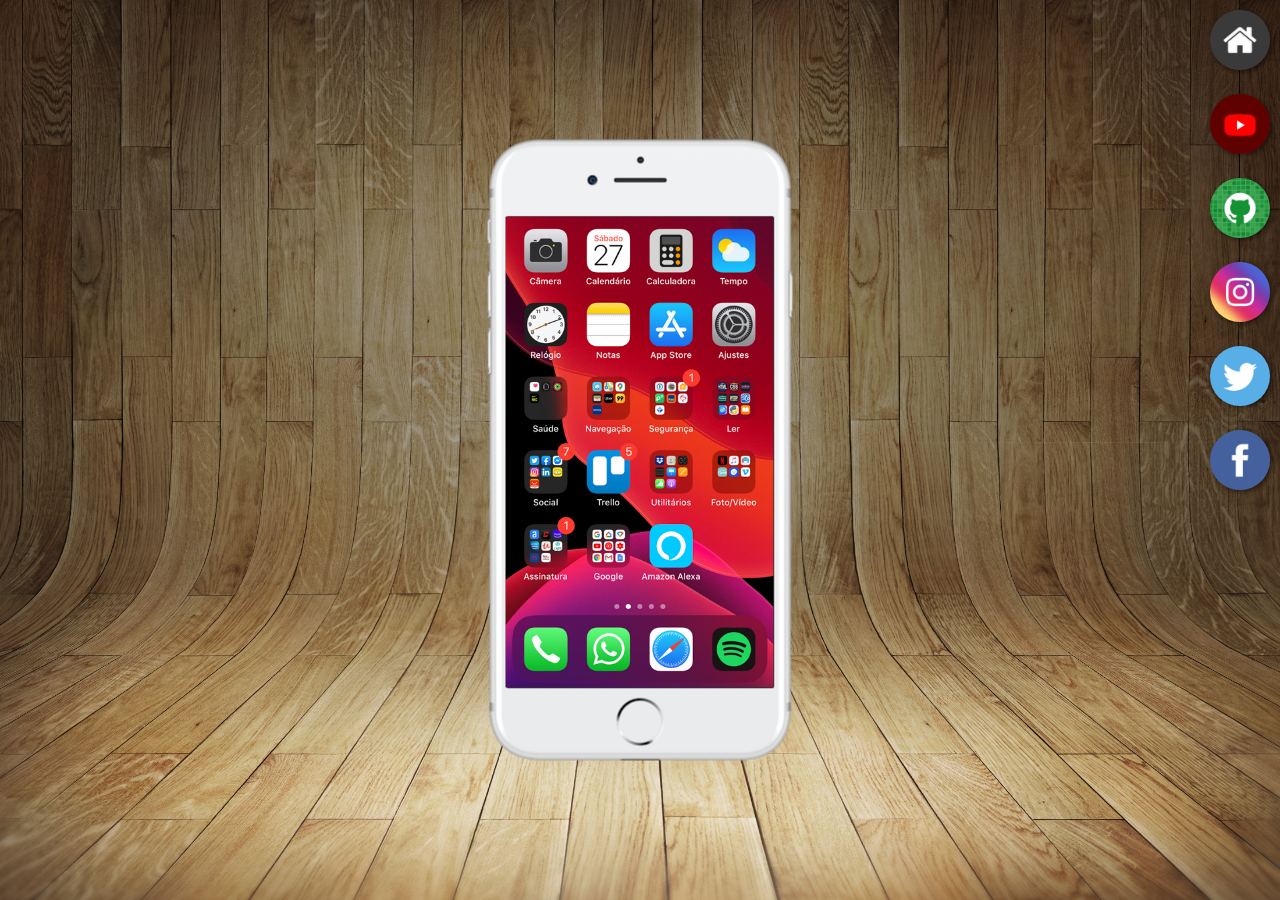
<file: index.html>
<!DOCTYPE html>
<html lang="pt-br">
<head>
    <meta charset="UTF-8">
    <meta name="viewport" content="width=device-width, initial-scale=1.0">
    <title>Projeto Redes Sociais</title>
    <link rel="shortcut icon" href="favicon.ico" type="image/x-icon">
    <link rel="stylesheet" href="estilo/style.css">
</head>
<body>
    <main>
        <section id="celular">
            <iframe src="home.html" name="tela" id="tela" frameborder="0">
                Seu navegador não é compatível com isso...
            </iframe>
        </section>

        <section id="redes-sociais">
            <a href="home.html" target="tela"><img src="imagens/logo-home.jpg" alt="Home"></a> <br>
            <a href="youtube.html" target="tela"><img src="imagens/logo-youtube.jpg" alt="Youtube"></a> <br>
            <a href="github.html" target="tela"><img src="imagens/logo-github.jpg" alt="Github"></a> <br>
            <a href="instagram.html" target="tela"><img src="imagens/logo-instagram.jpg" alt="Instagram"></a> <br>
            <a href="twitter.html" target="tela"><img src="imagens/logo-twitter.jpg" alt="Twitter"></a> <br>
            <a href="facebook.html" target="tela"><img src="imagens/logo-facebook.jpg" alt="Facebook"></a> <br>
        </section>
    </main>
</body>
</html>
</file>
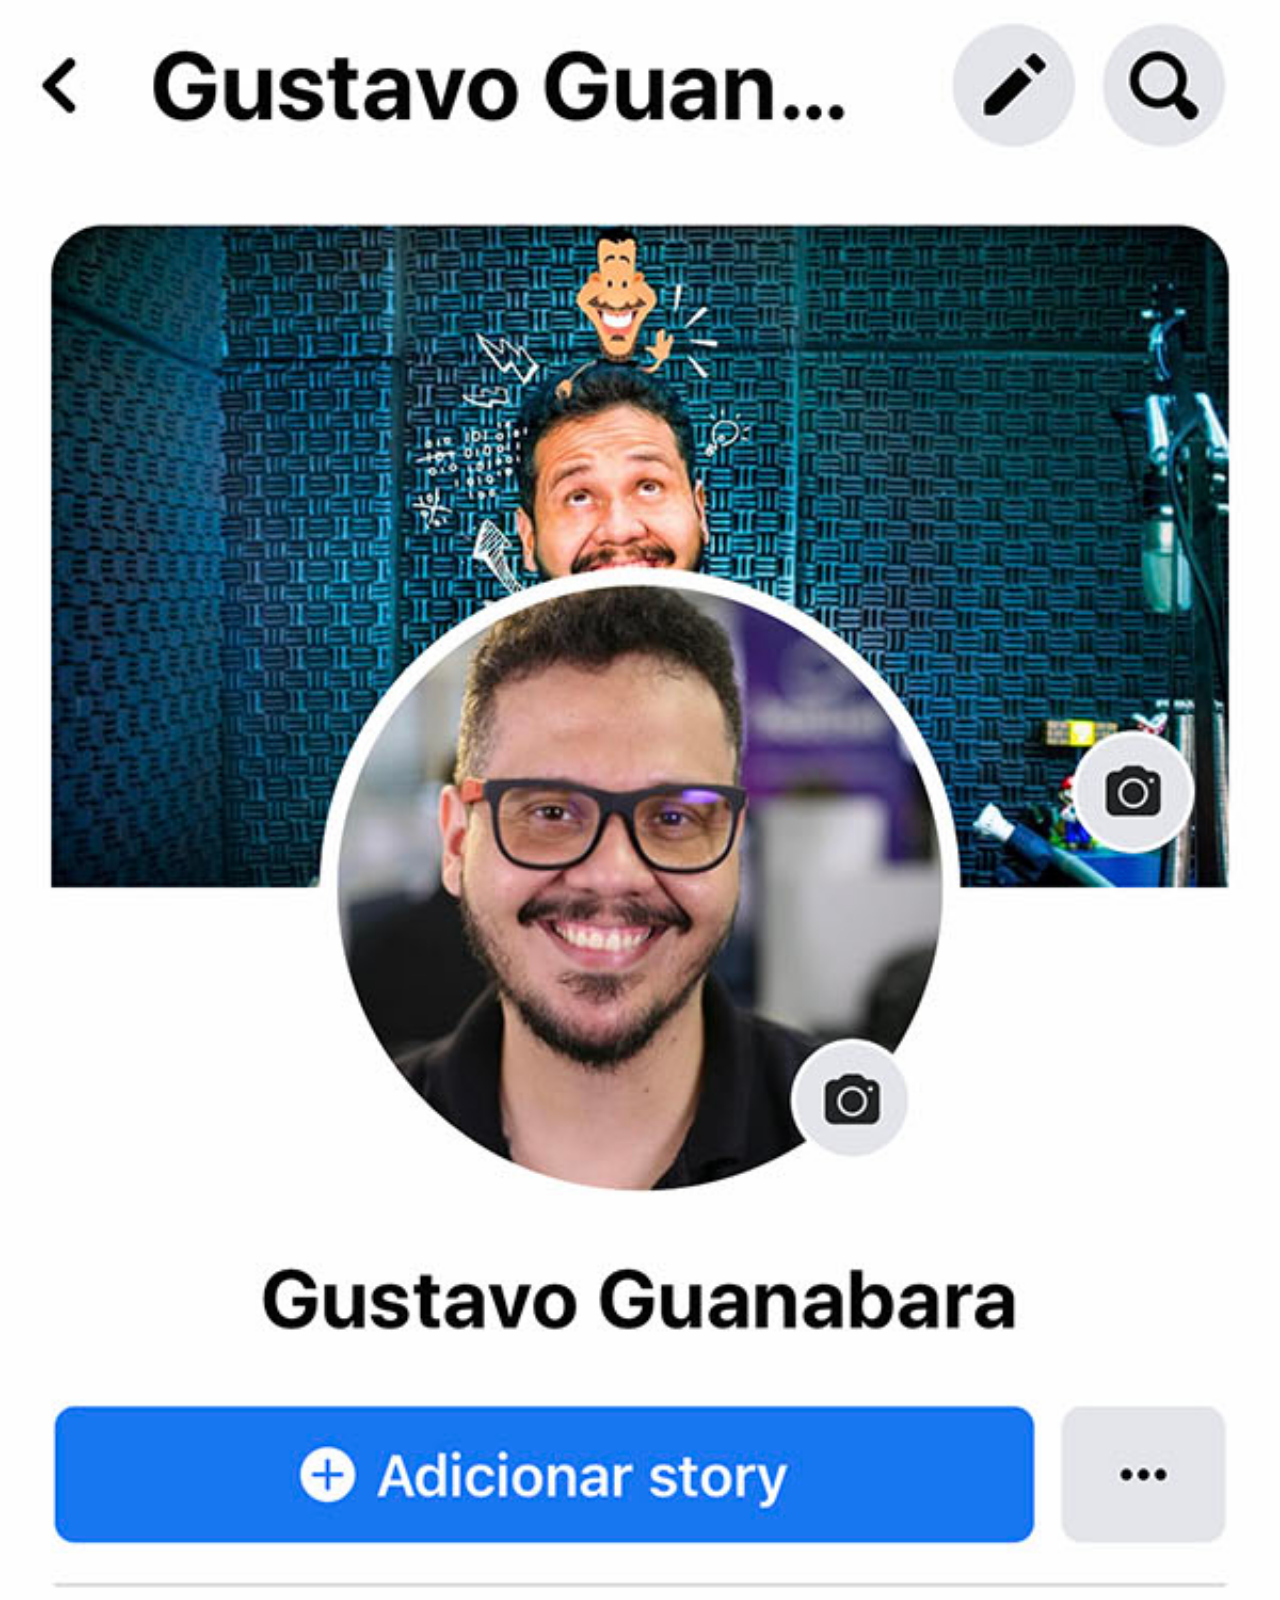
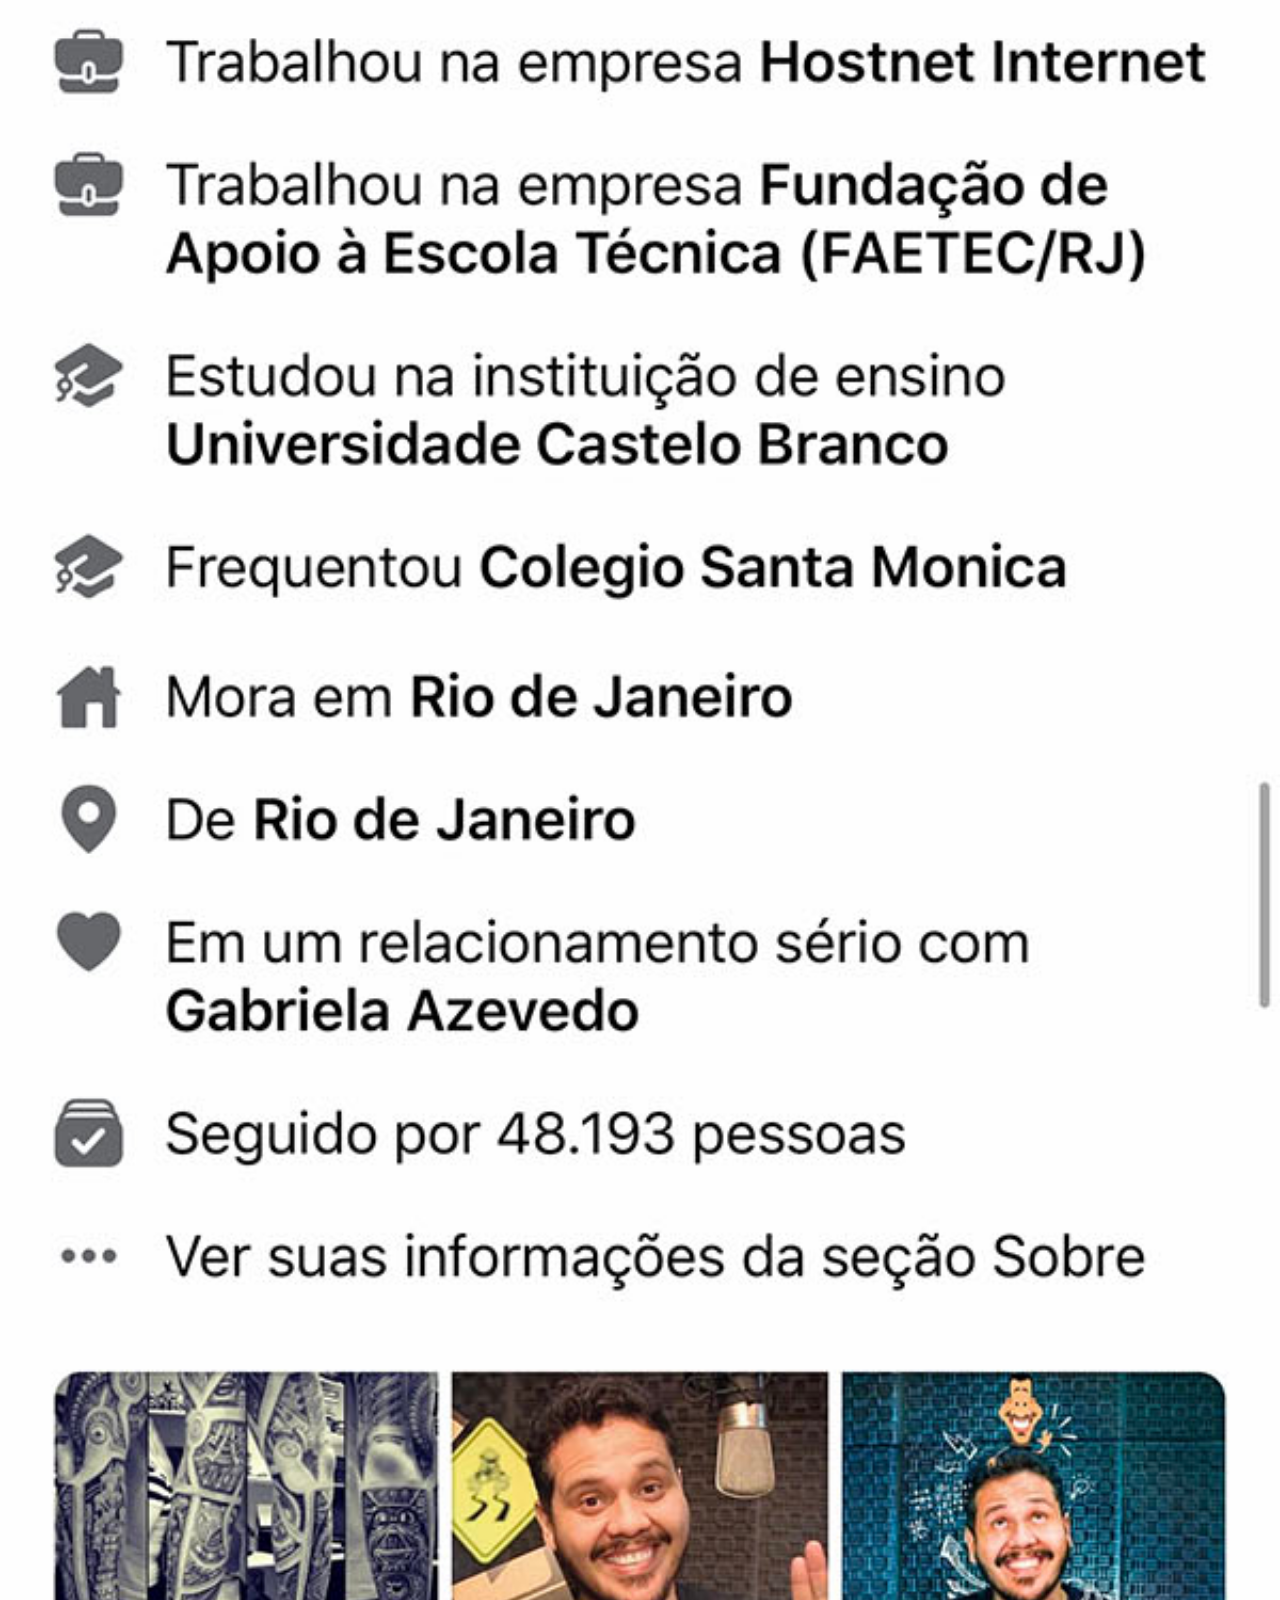
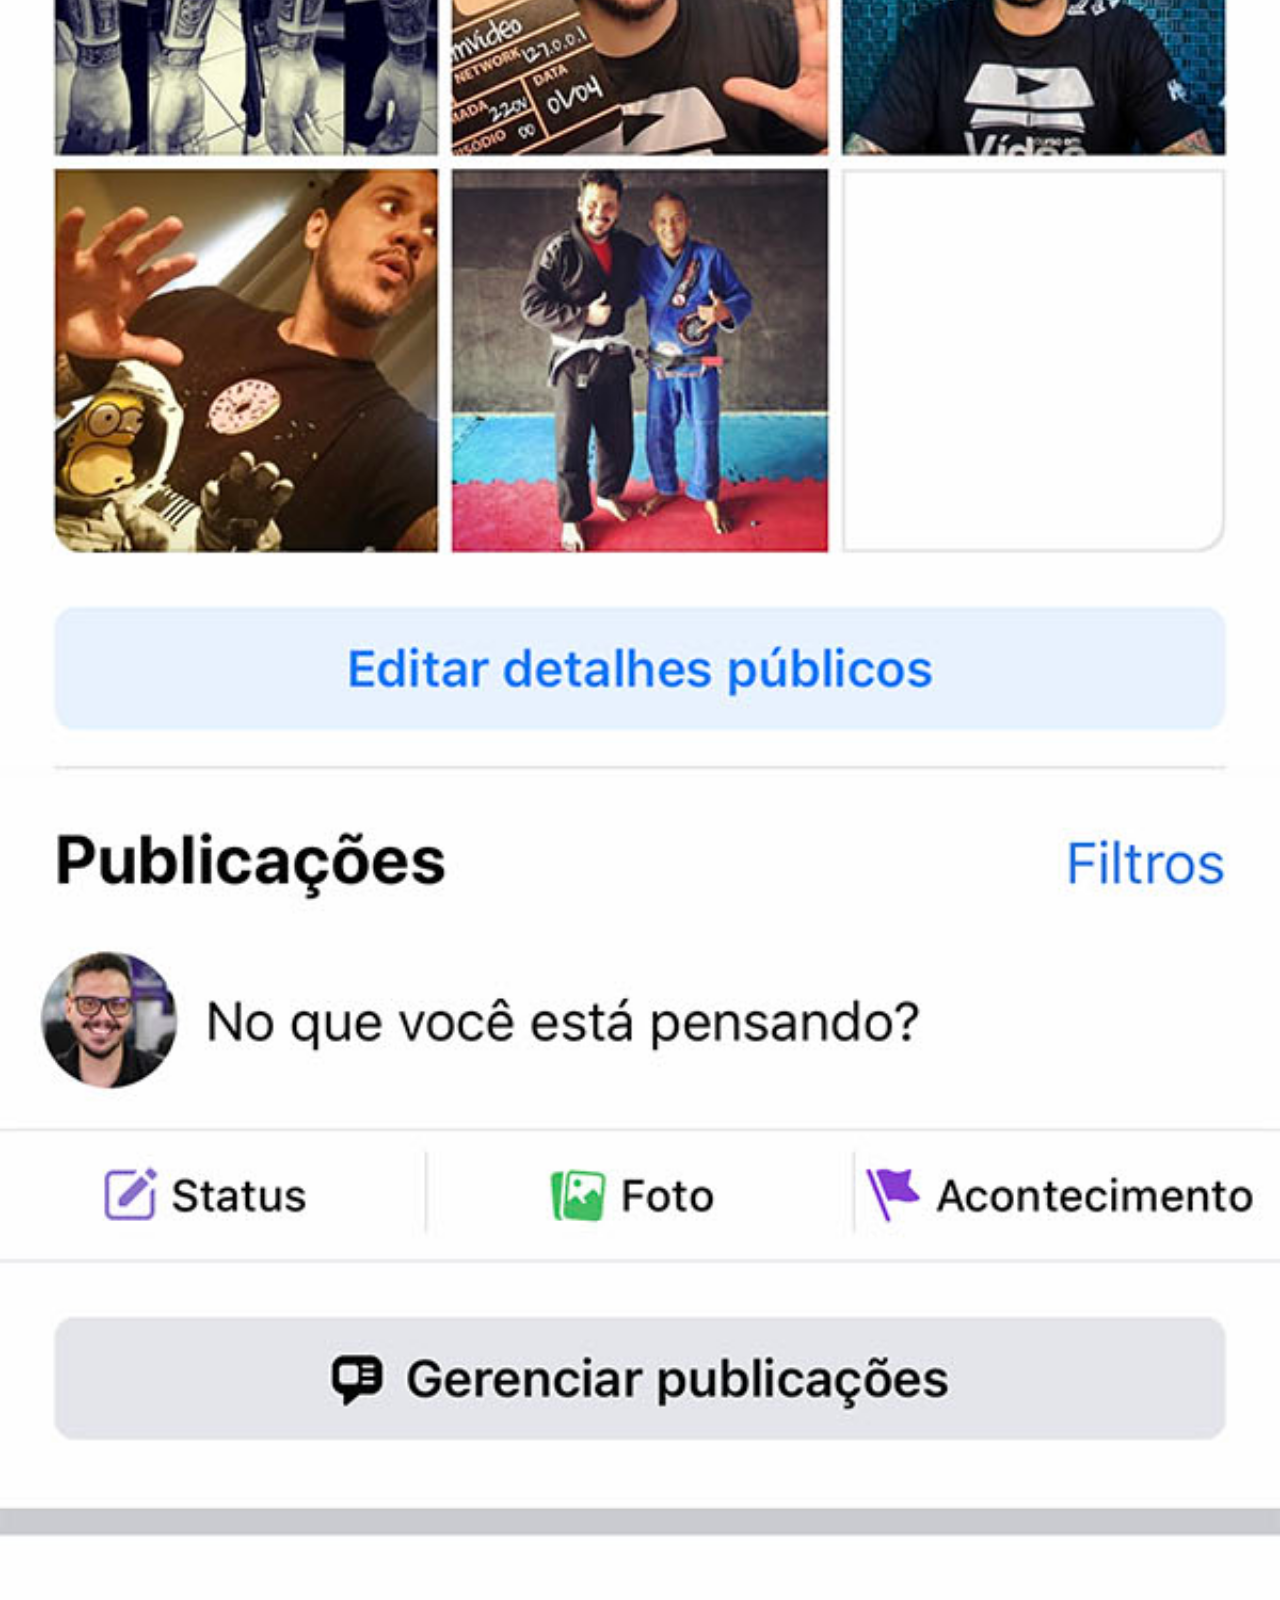
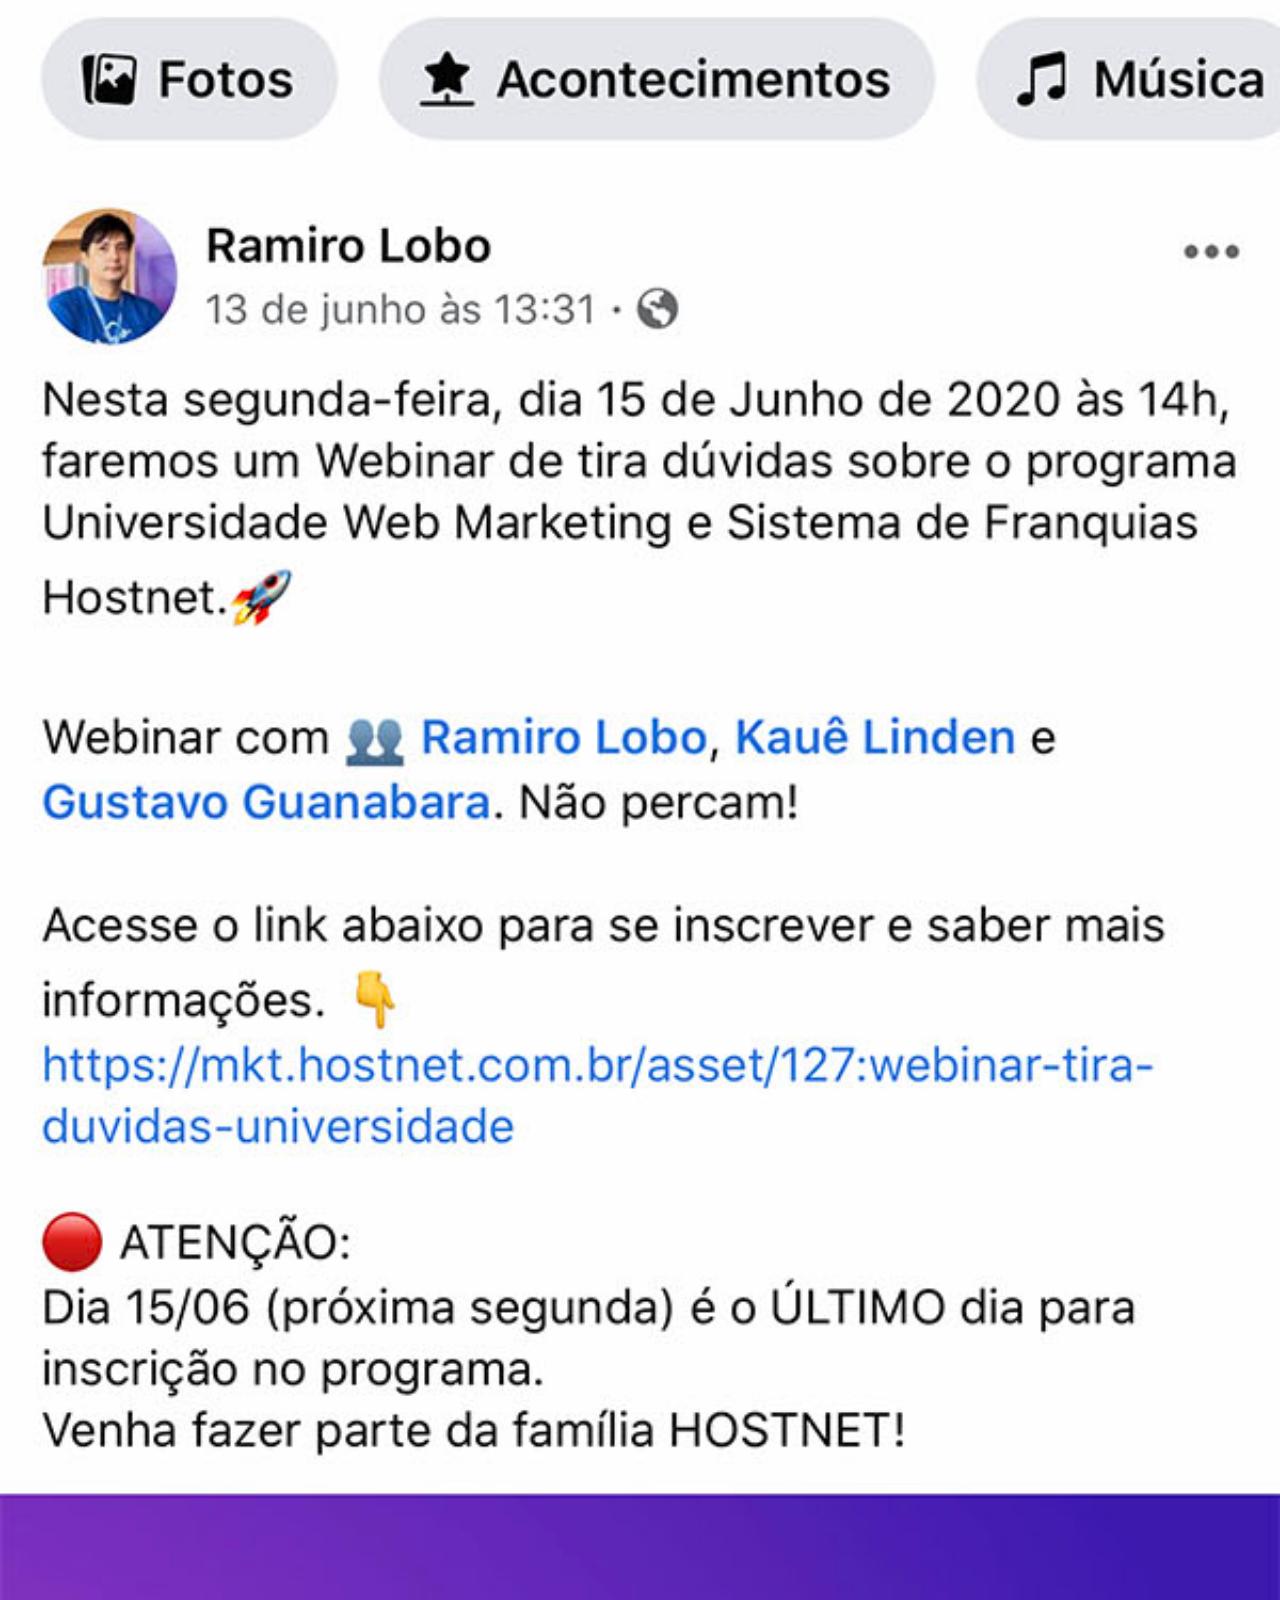
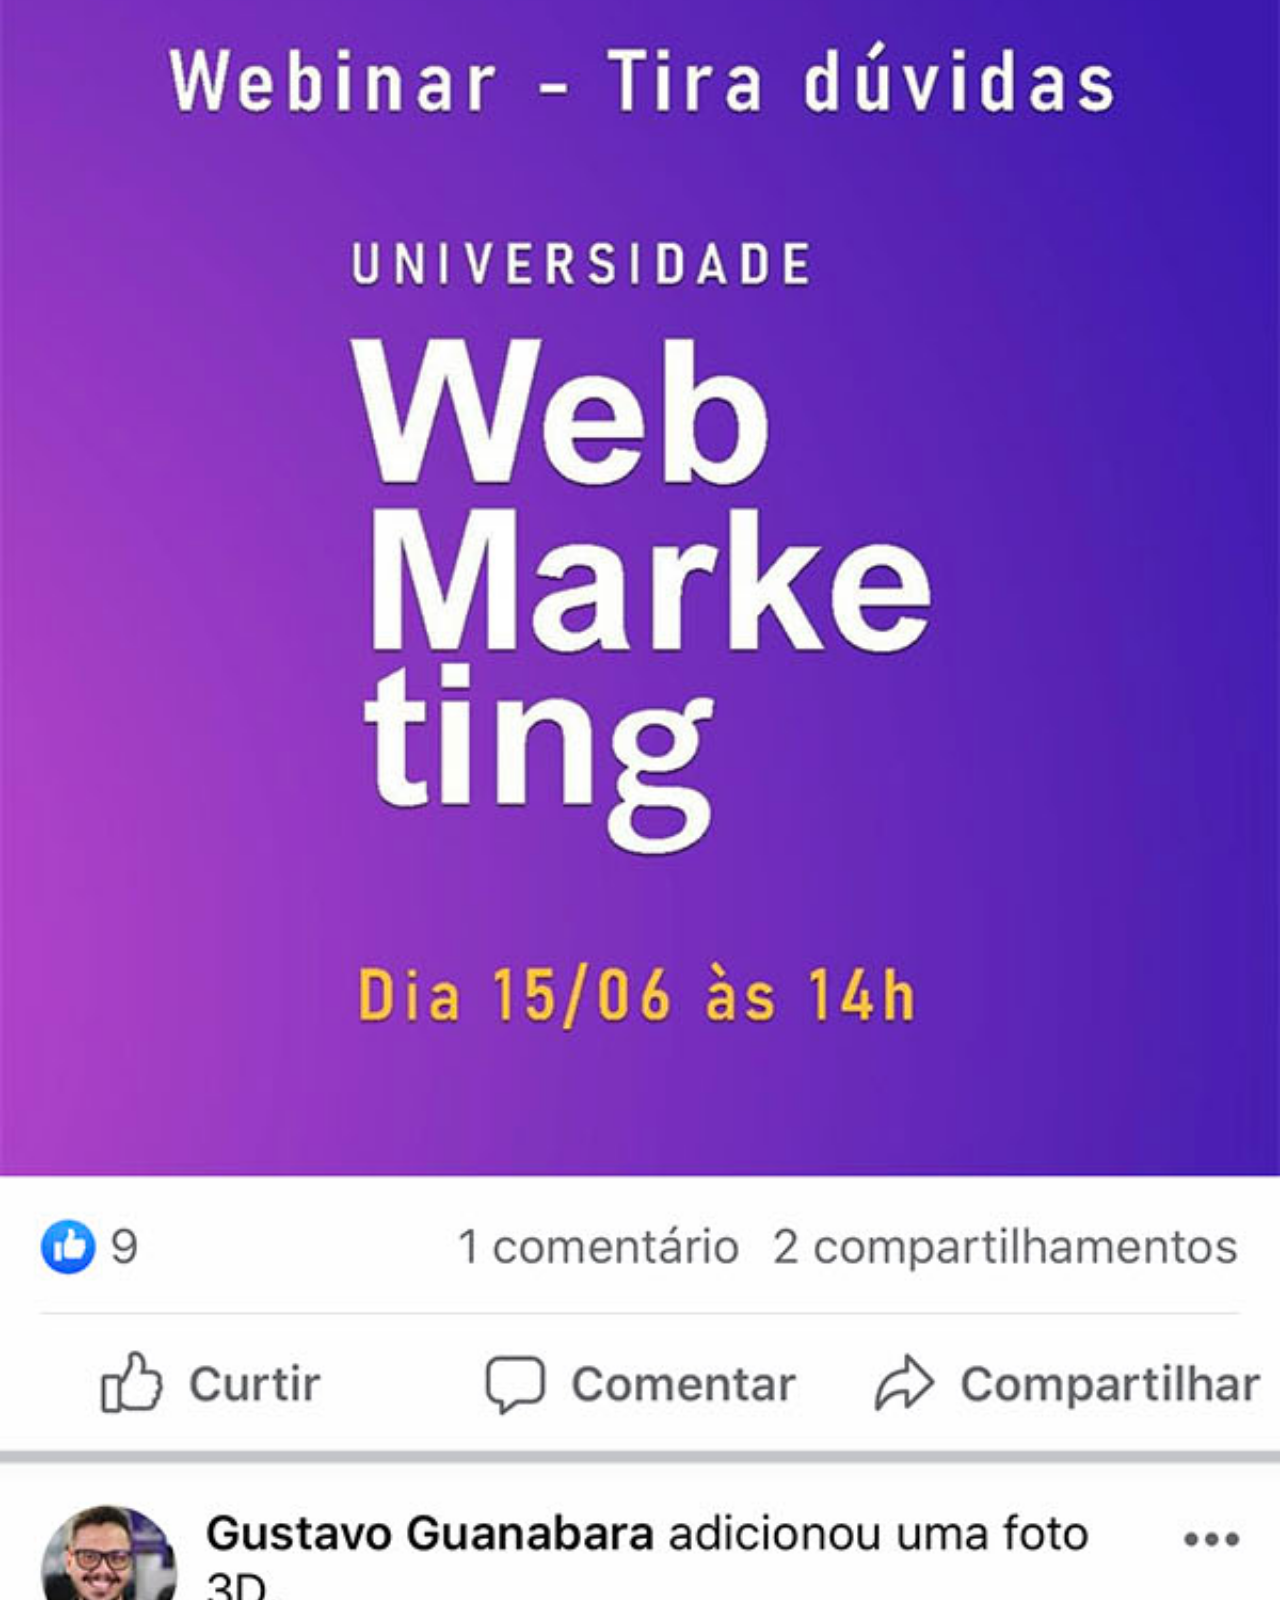
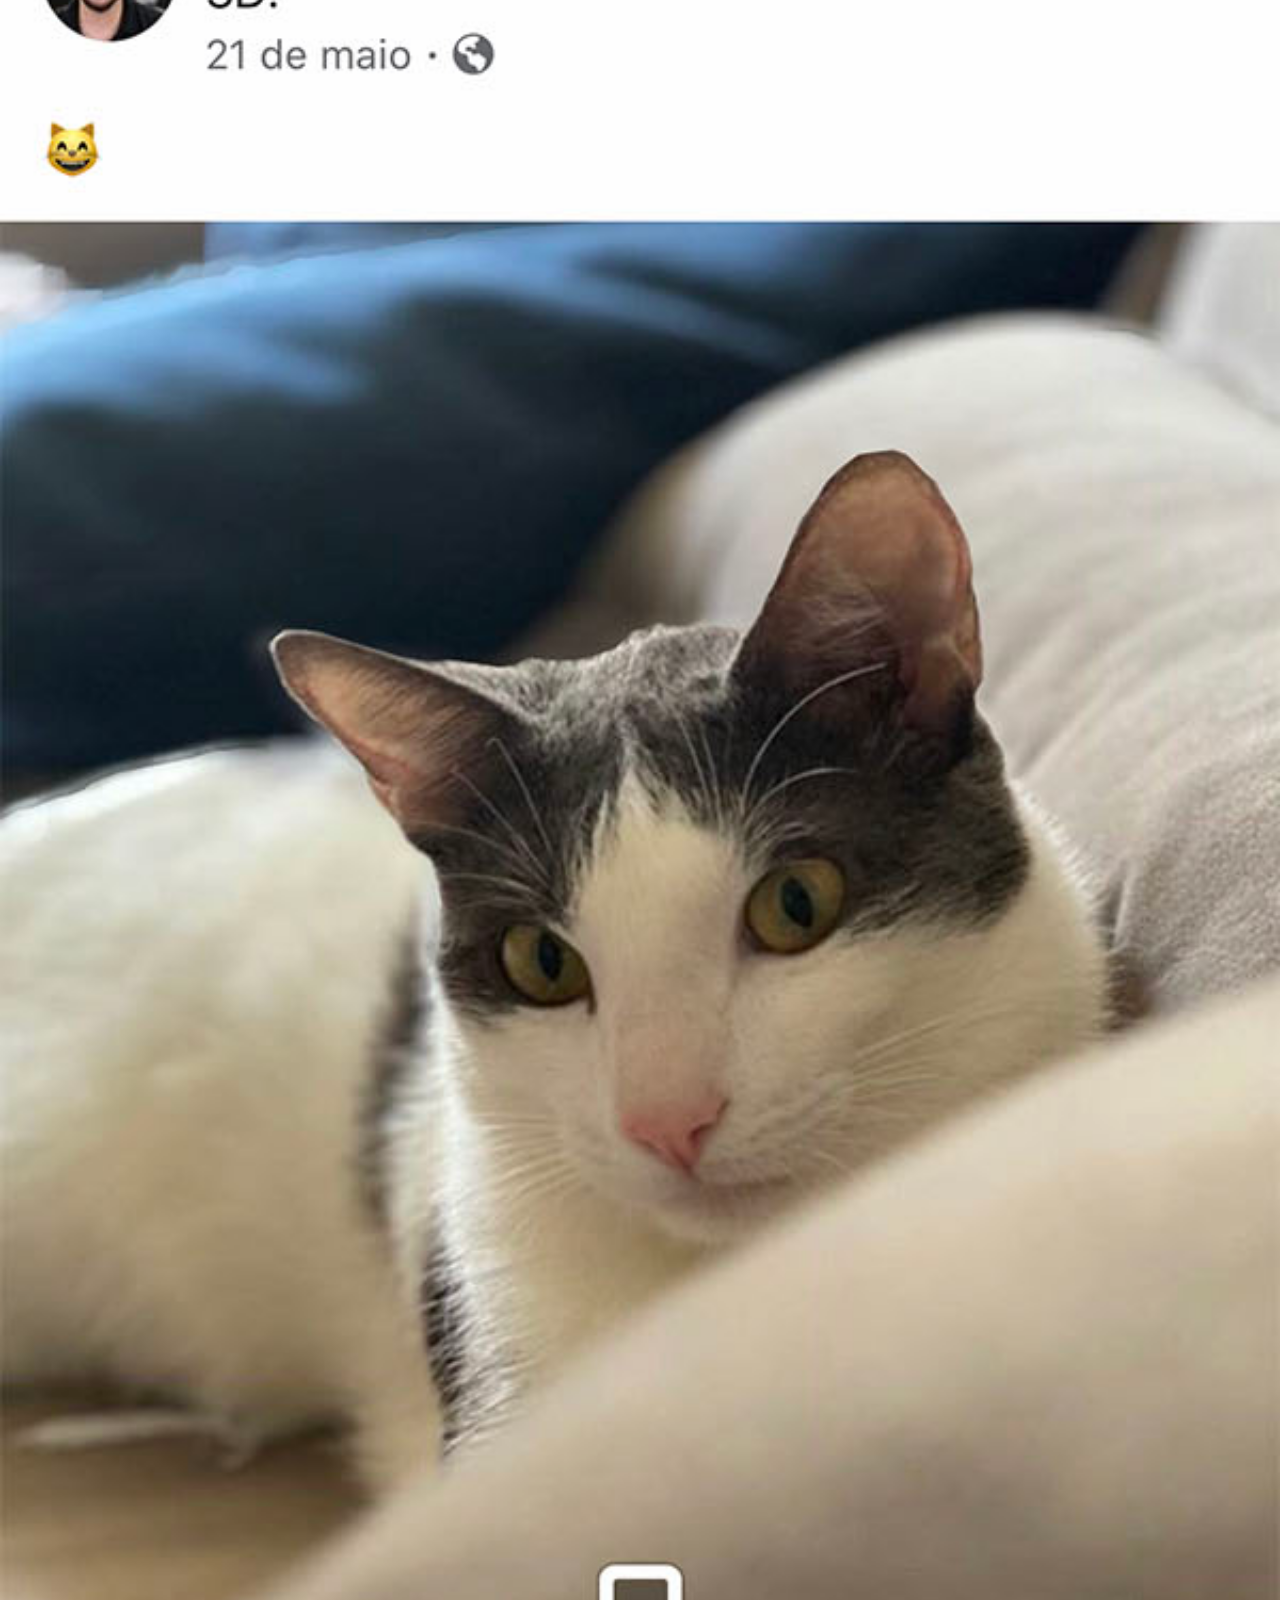
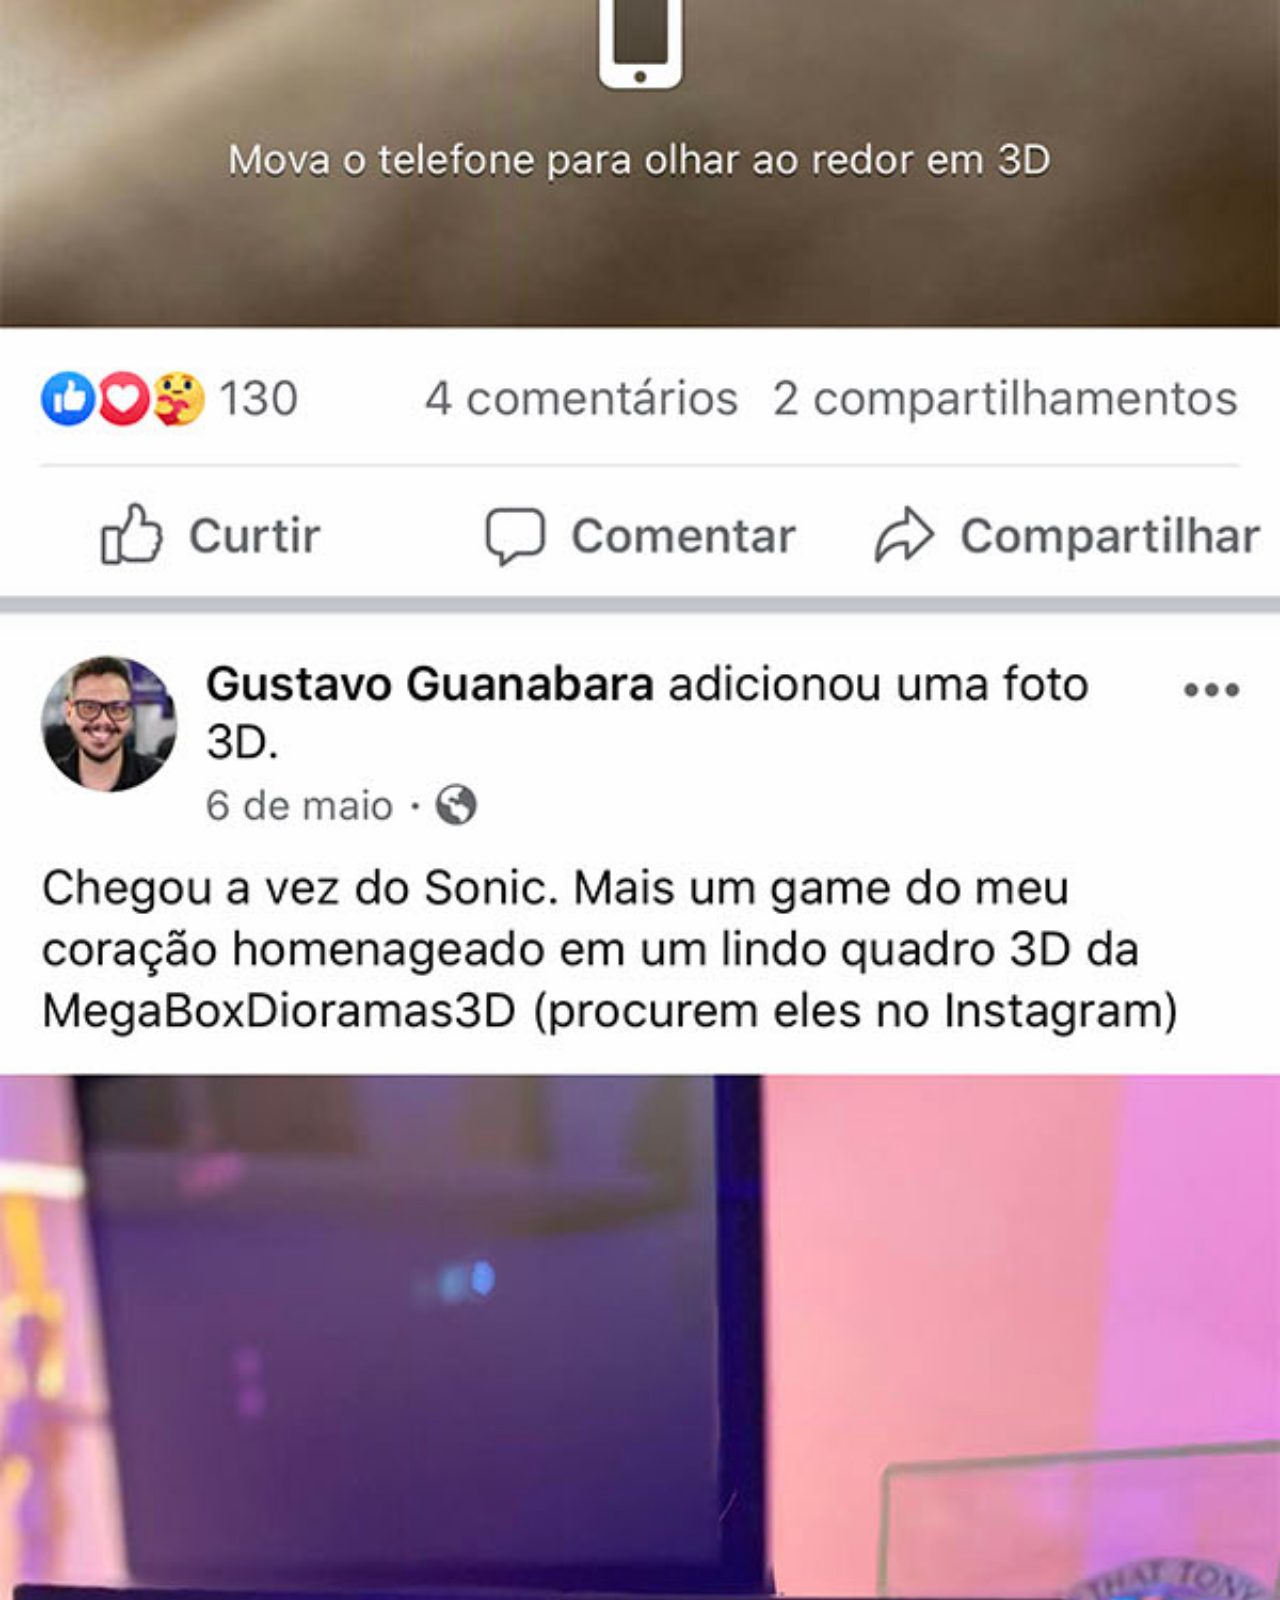
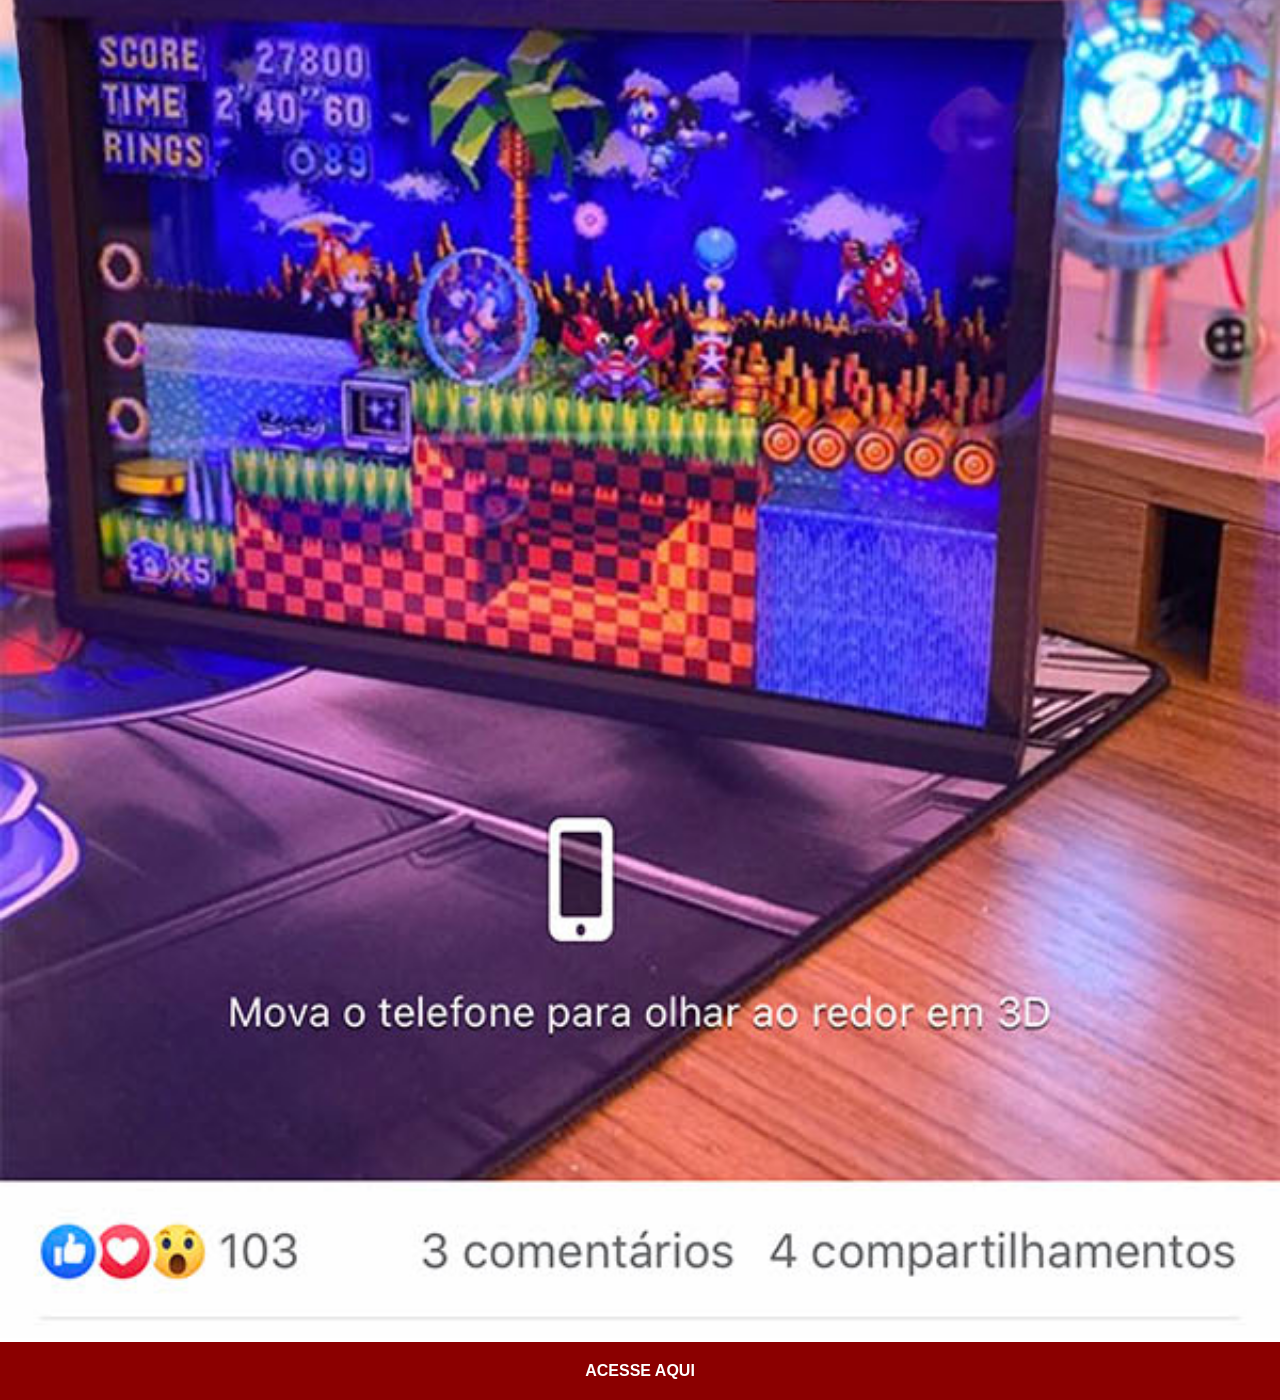
<file: facebook.html>
<!DOCTYPE html>
<html lang="pt-br">
<head>
    <meta charset="UTF-8">
    <meta name="viewport" content="width=device-width, initial-scale=1.0">
    <title>Facebook</title>
    <link rel="stylesheet" href="estilo/social.css">
</head>
<body>
    <img src="imagens/tela-facebook.jpg" alt="facebook">
    <a href="https://www.facebook.com/gustavoguanabara/?locale=pt_BR" target="_blank">ACESSE AQUI</a>
</body>
</html>
</file>
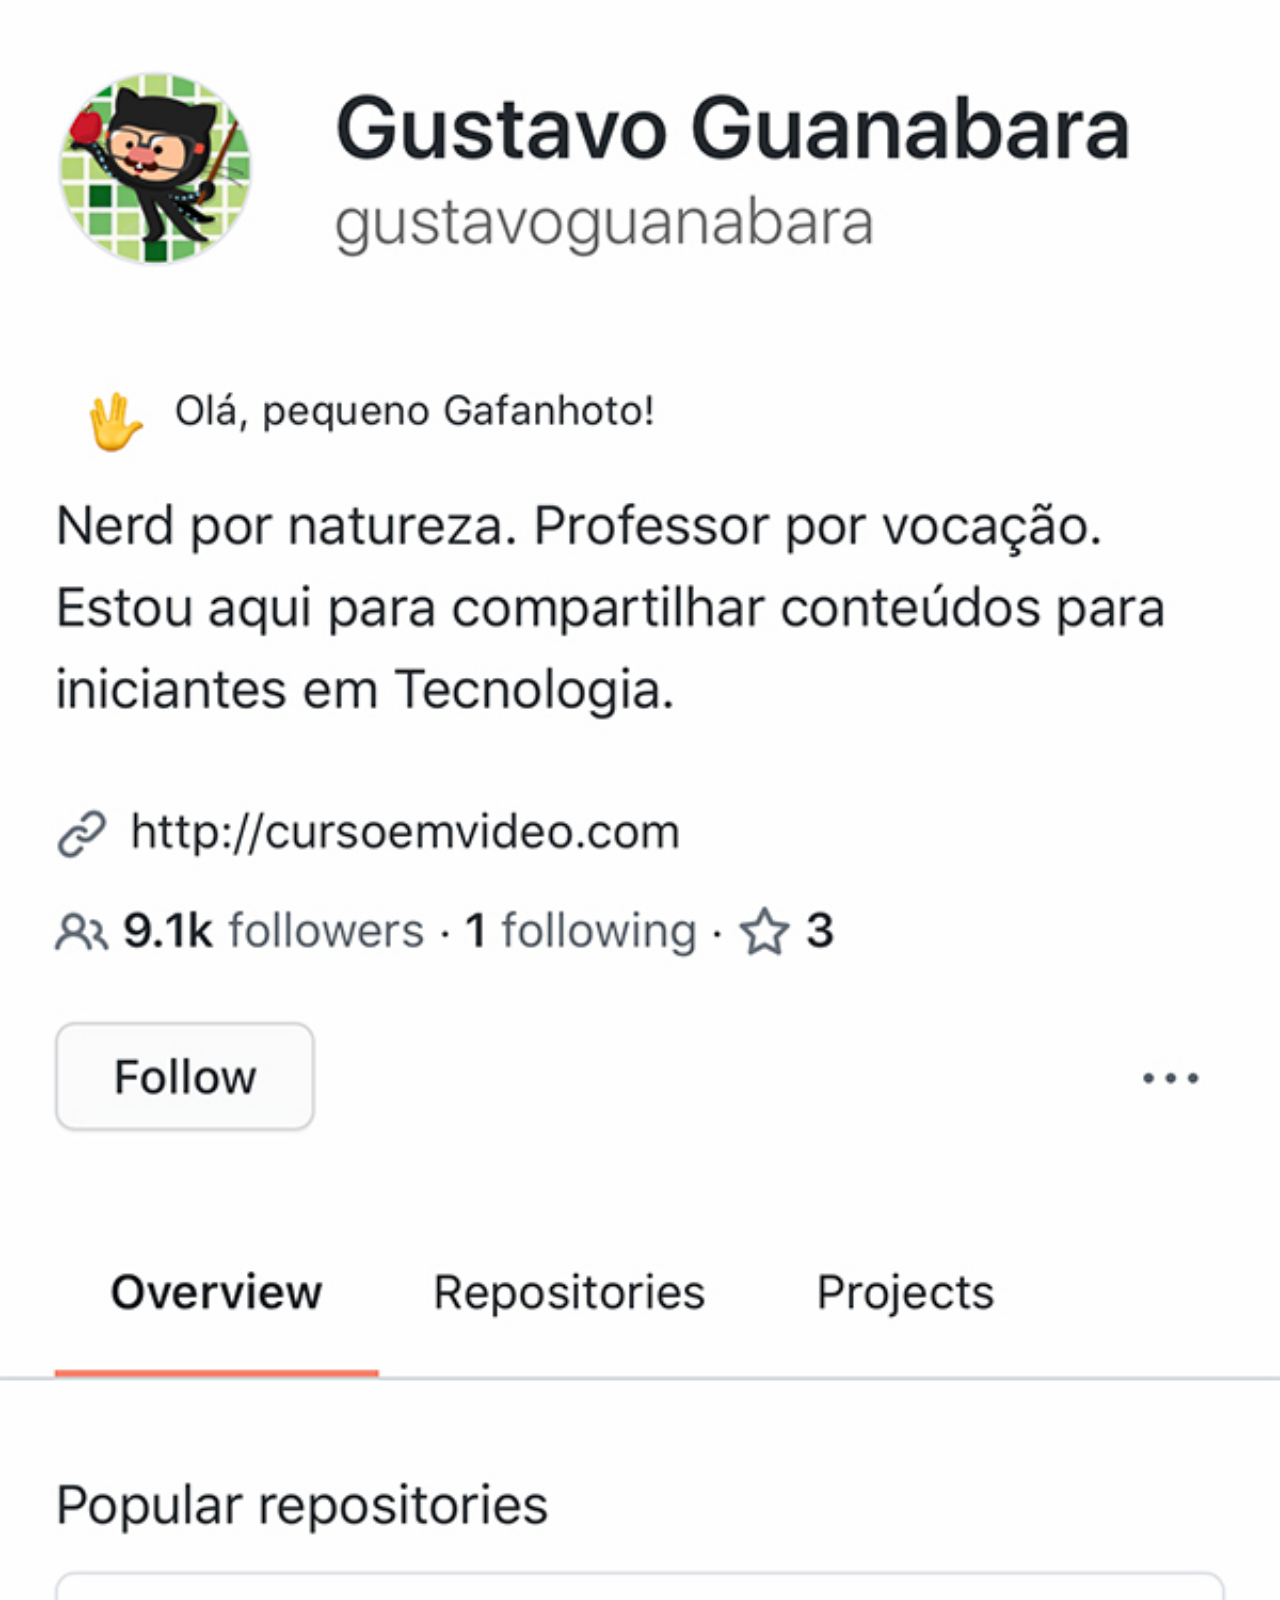
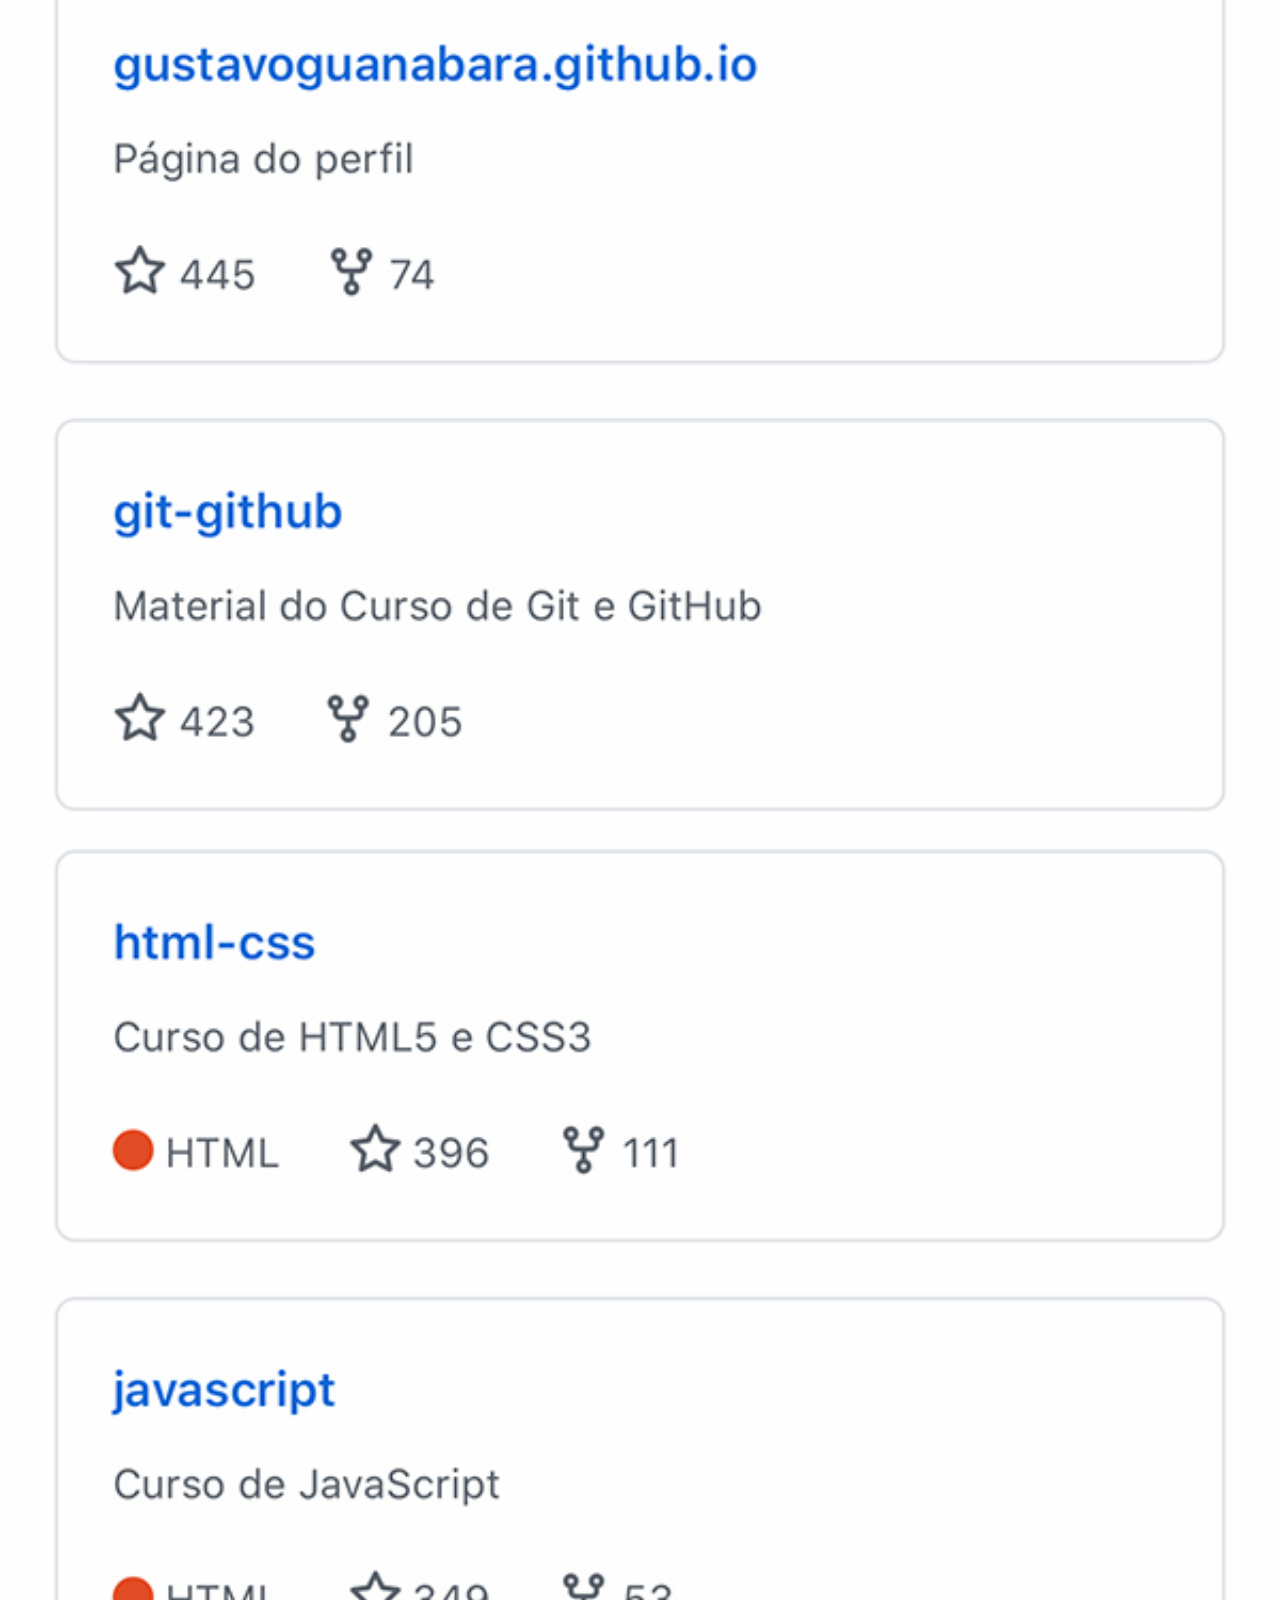
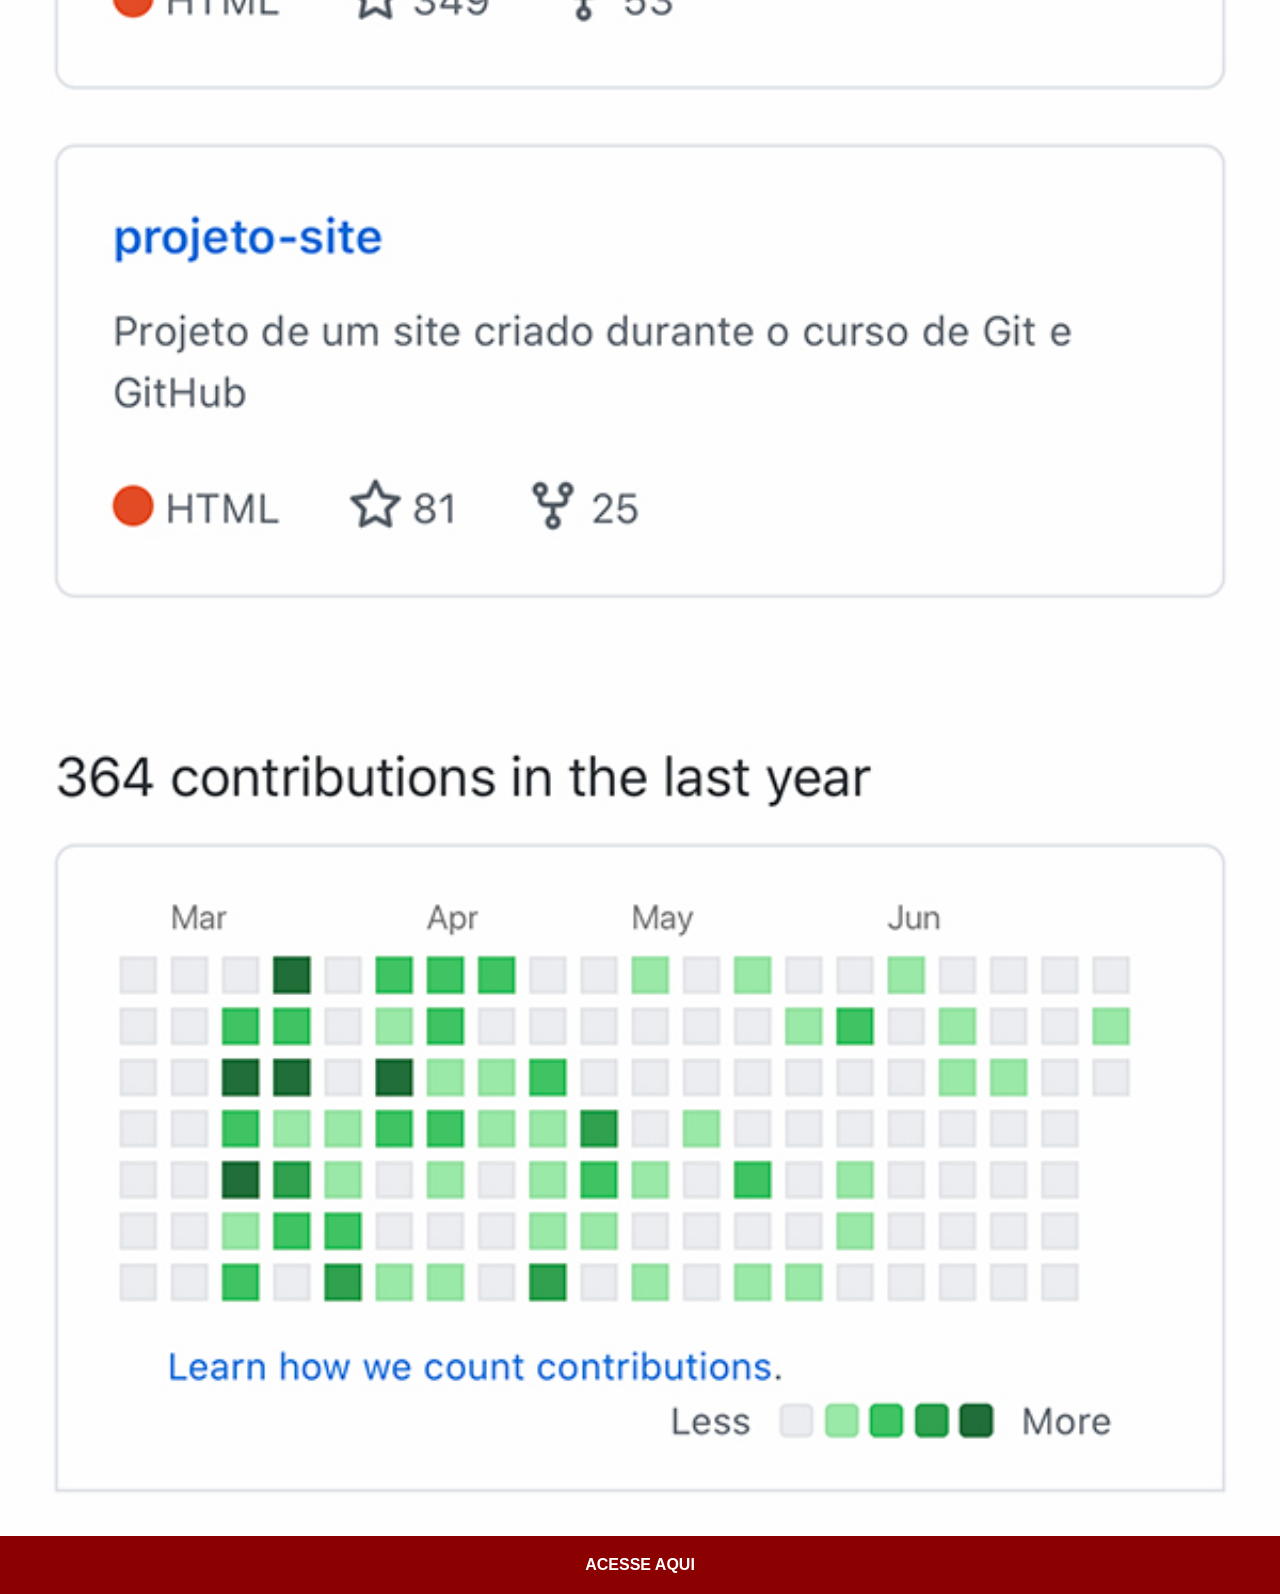
<file: github.html>
<!DOCTYPE html>
<html lang="pt-br">
<head>
    <meta charset="UTF-8">
    <meta name="viewport" content="width=device-width, initial-scale=1.0">
    <title>Github</title>
    <link rel="stylesheet" href="estilo/social.css">
</head>
<body>
    <img src="imagens/tela-github.jpg" alt="Github">
    <a href="https://github.com/gustavoguanabara" target="_blank">ACESSE AQUI</a>
</body>
</html>
</file>
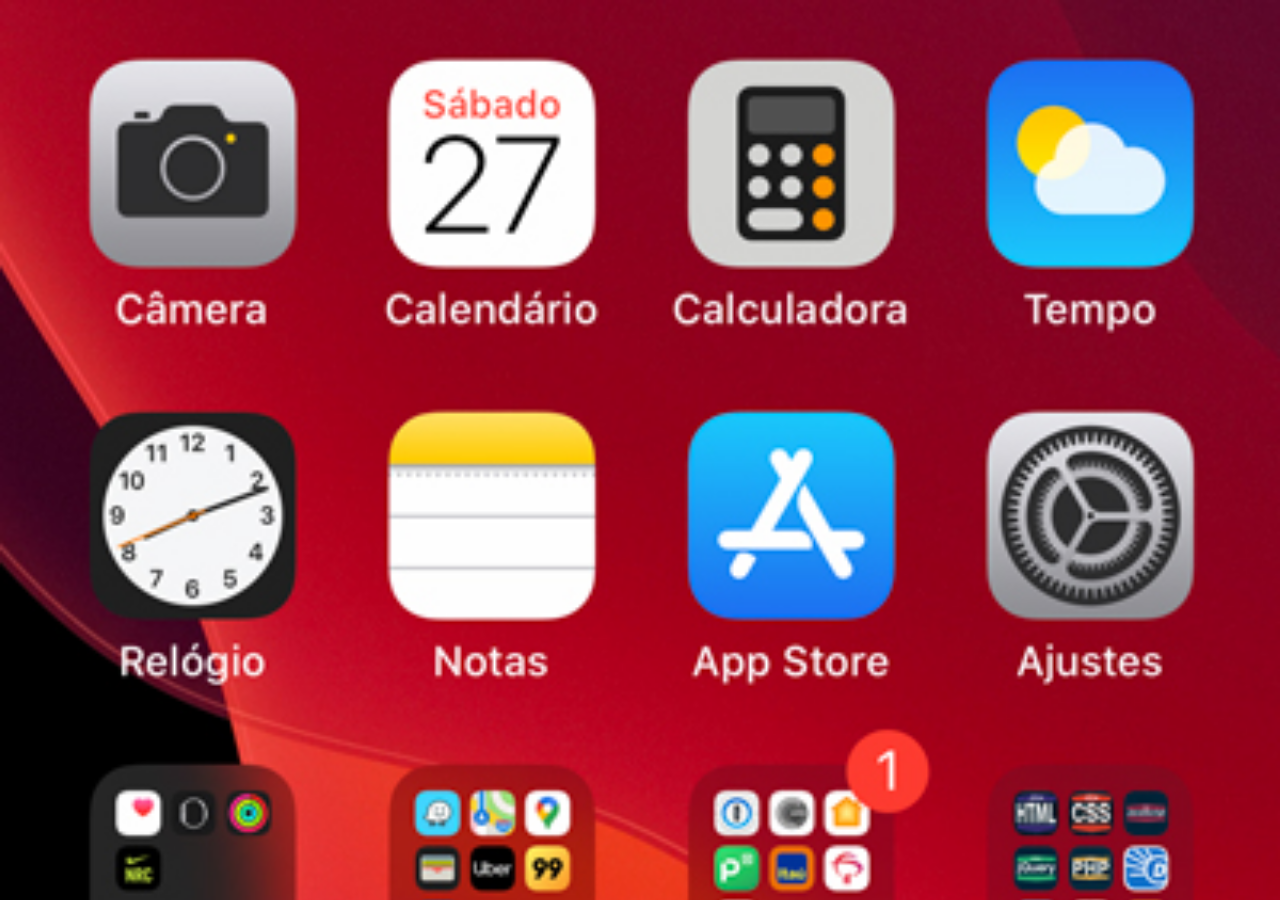
<file: home.html>
<!DOCTYPE html>
<html lang="pt-br">
<head>
    <meta charset="UTF-8">
    <meta name="viewport" content="width=device-width, initial-scale=1.0">
    <title>Home</title>
    <style>
        * {
            margin: 0px;
            padding: 0px;
        }

        body {
            height: 100vh;
            width: 100vw;
            background: black url('imagens/tela-home.jpg') no-repeat top center;
            background-size: cover;
        }
    </style>
</head>
<body>
    
</body>
</html>
</file>
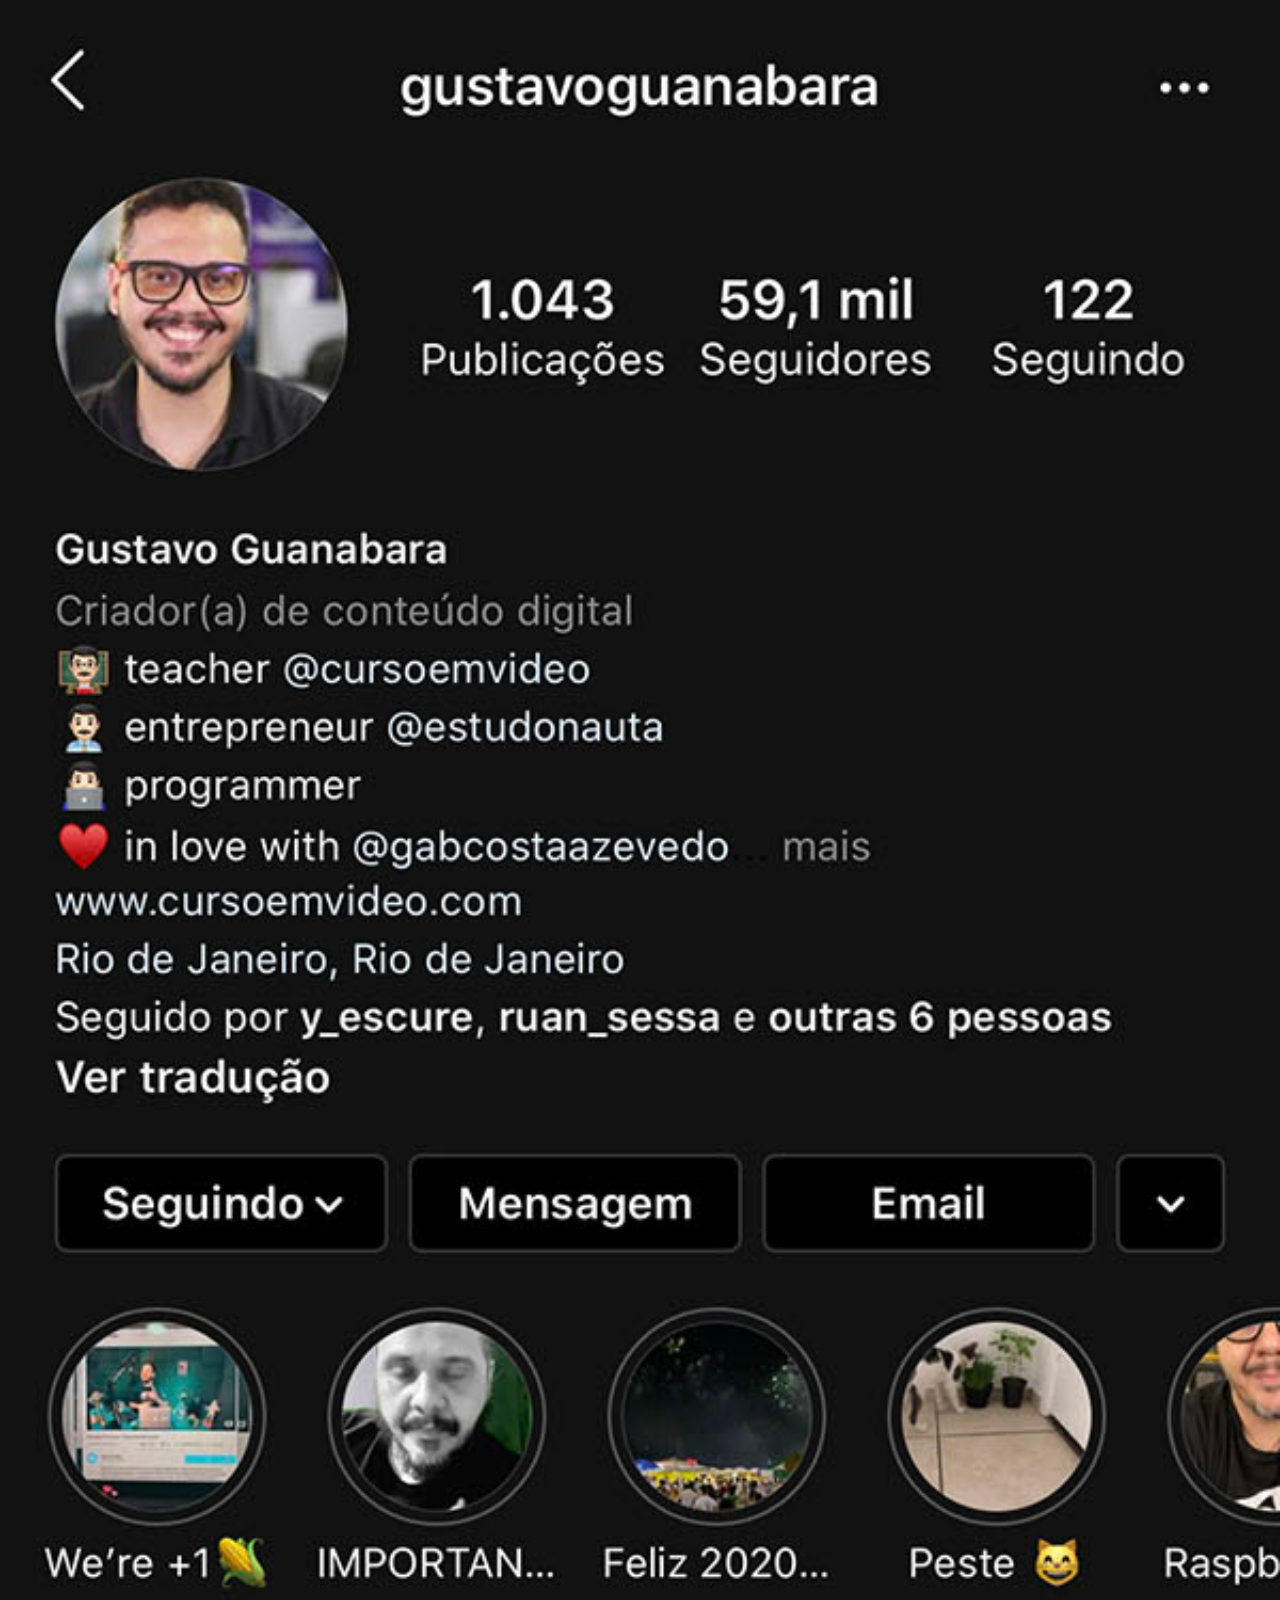
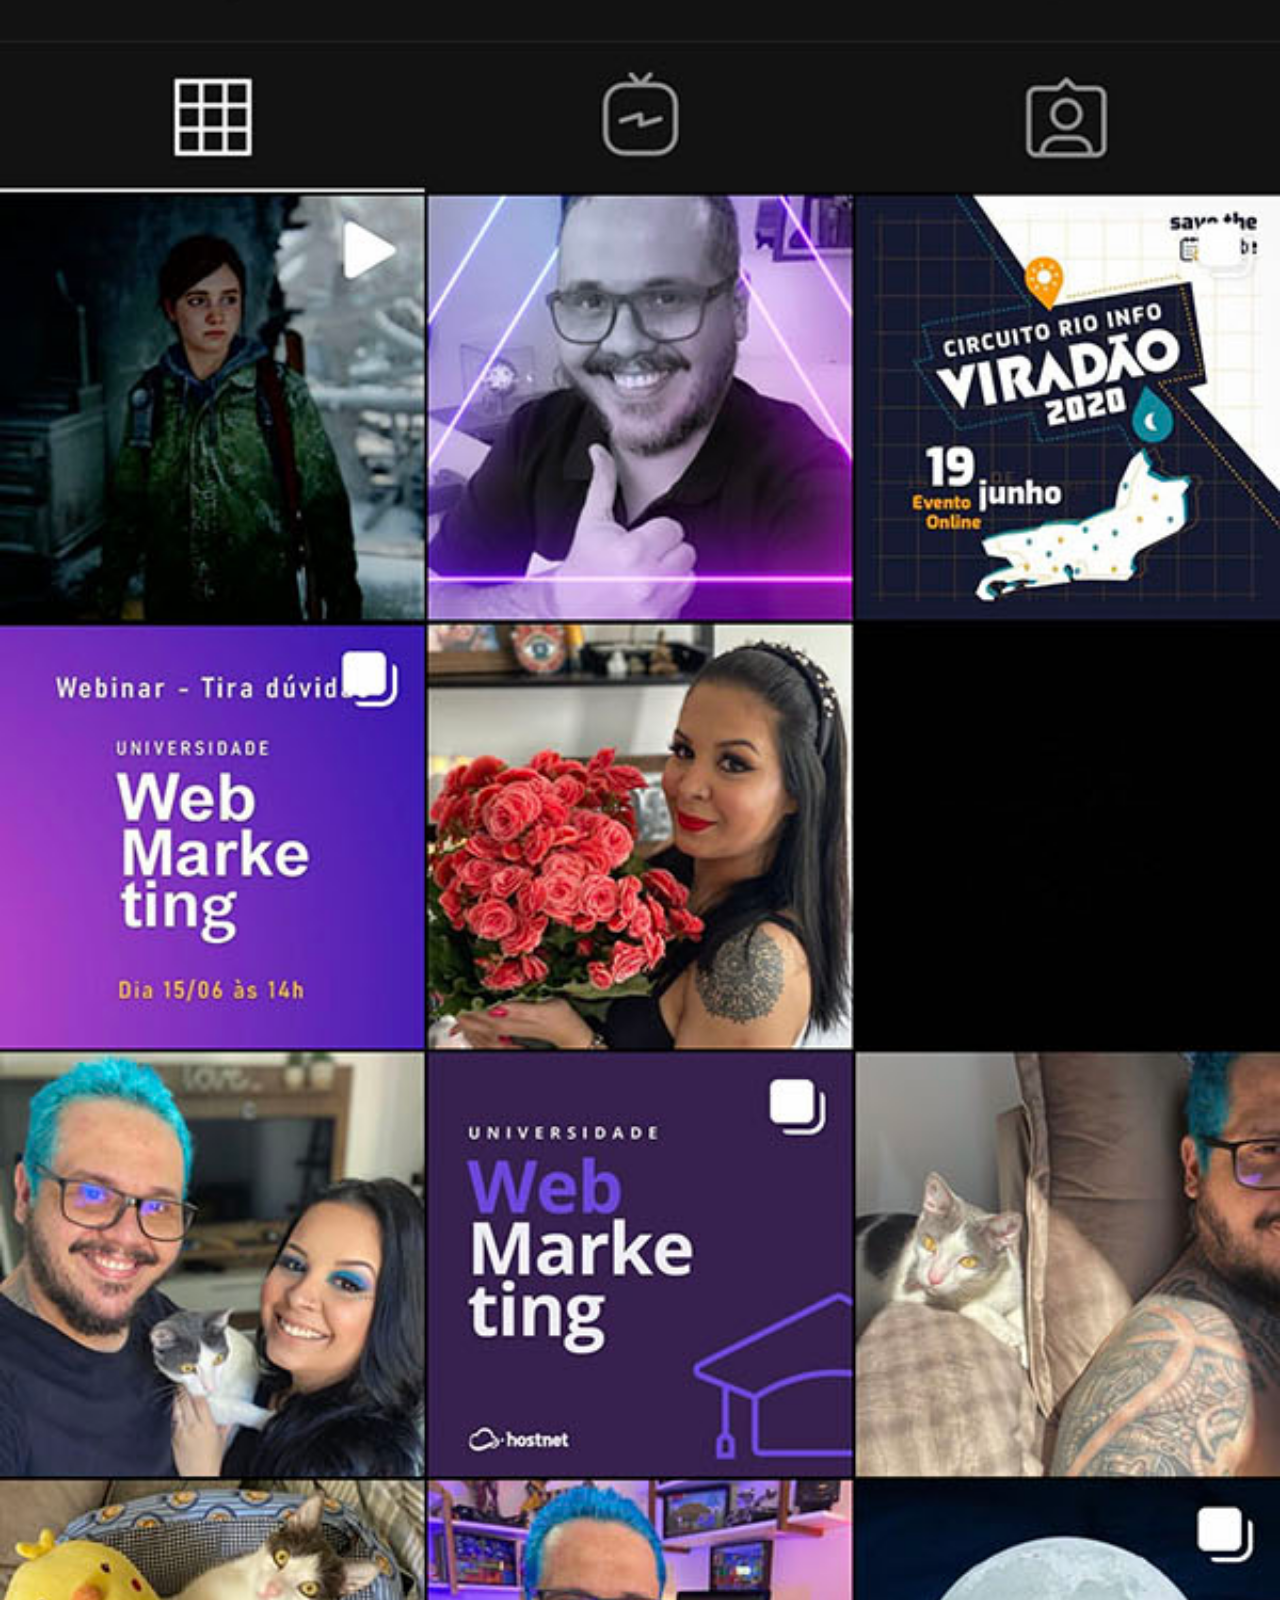
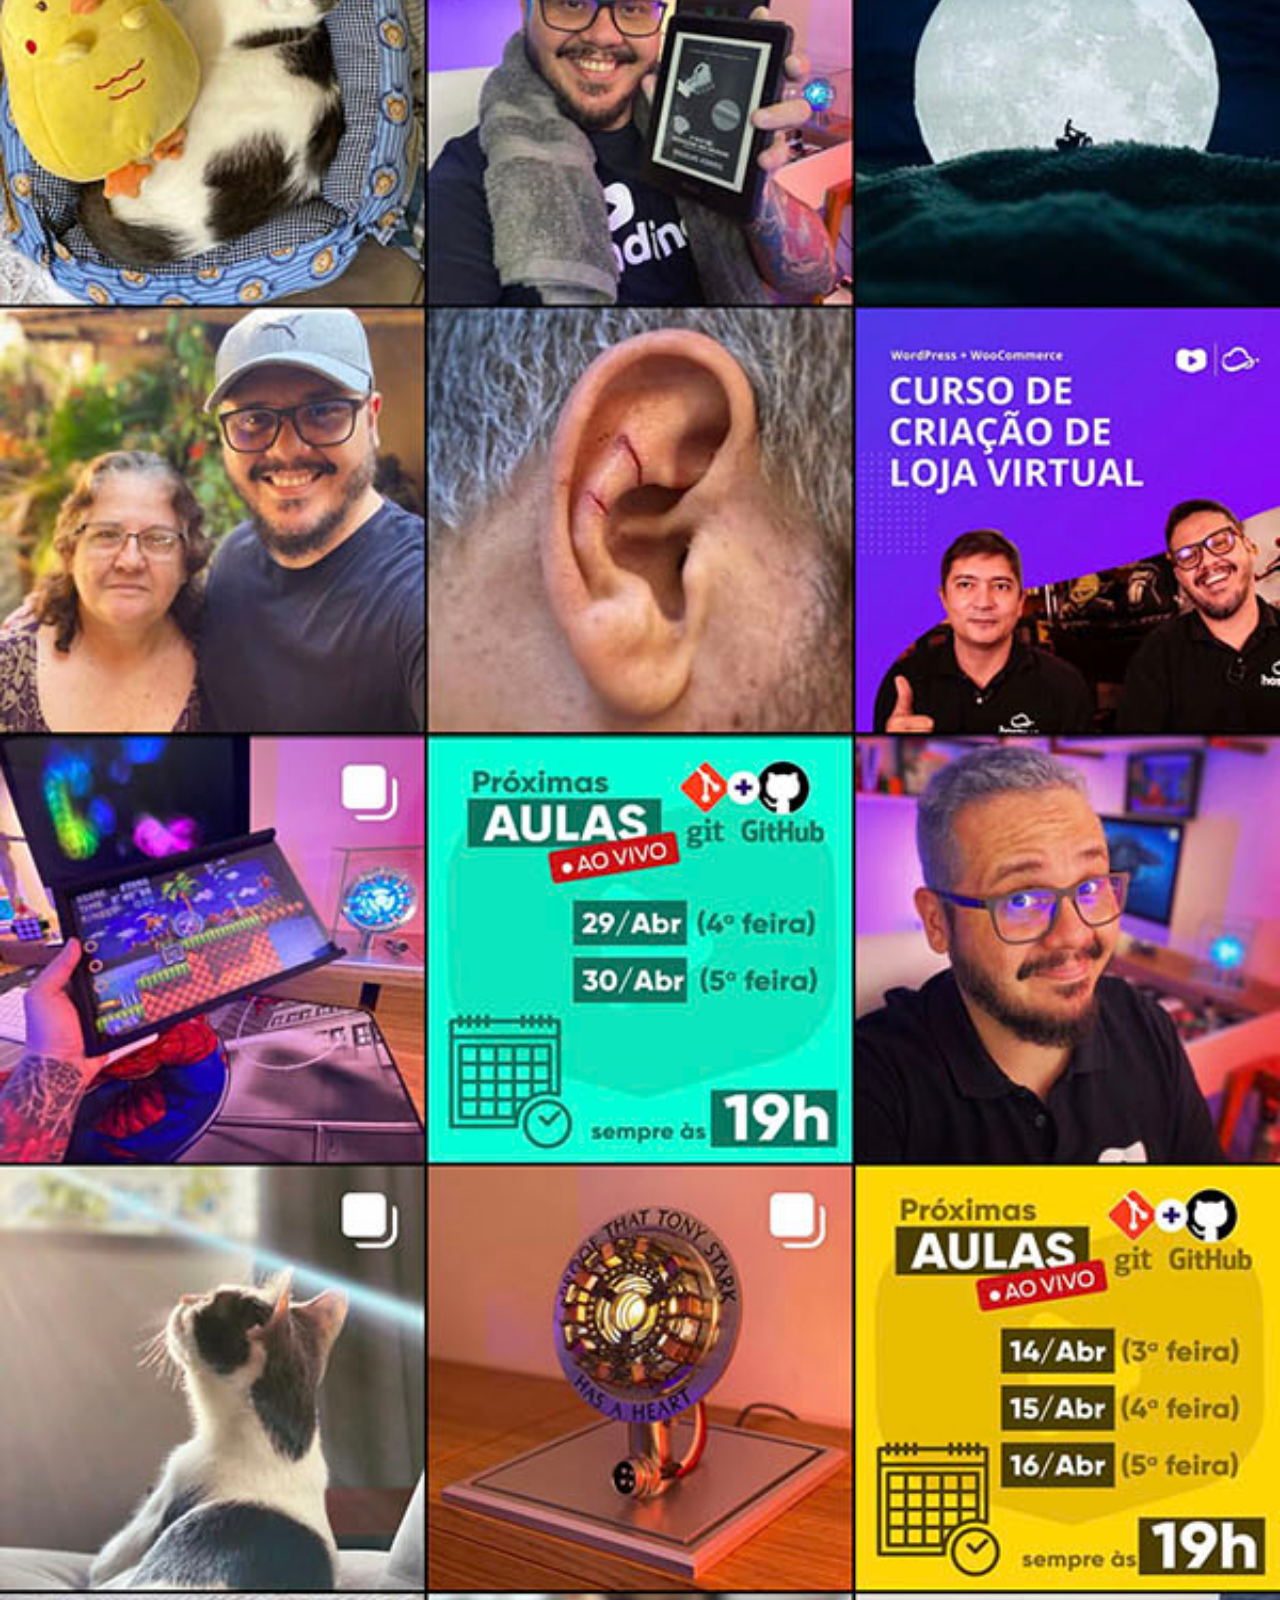
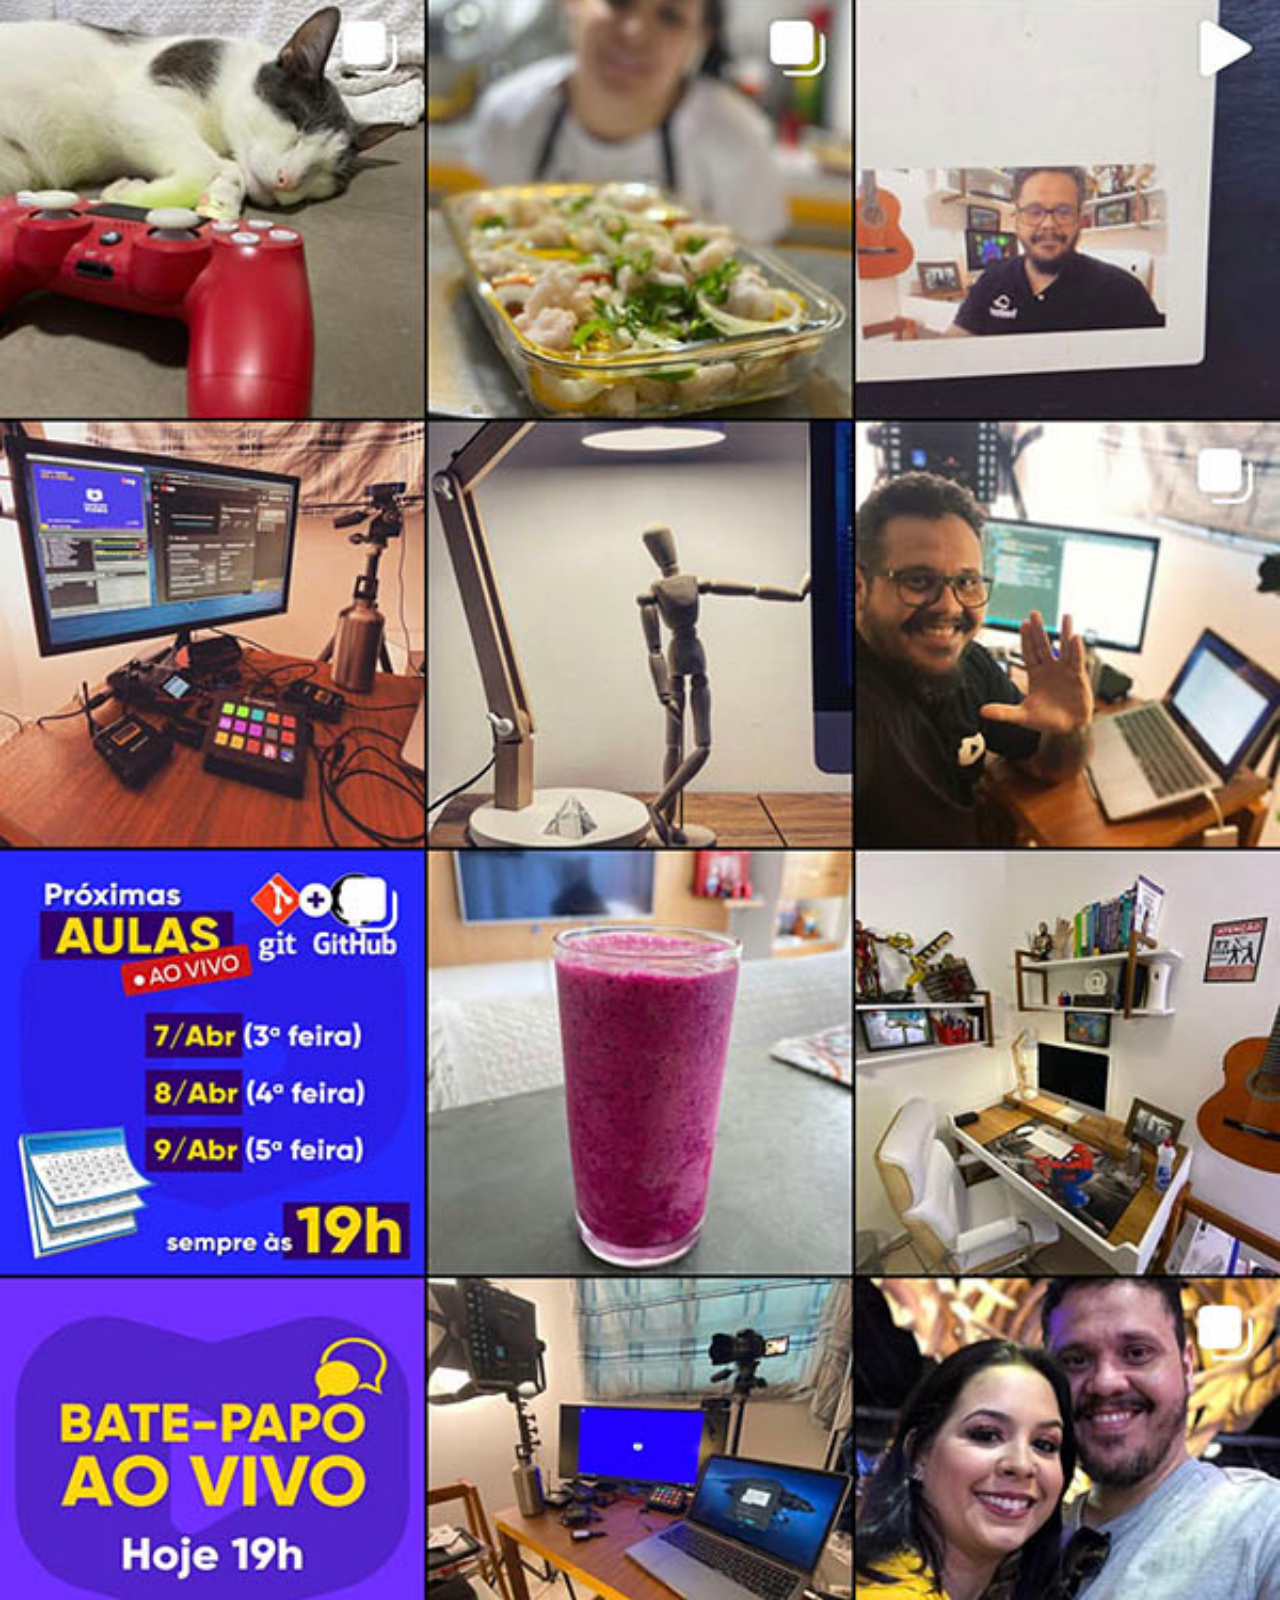
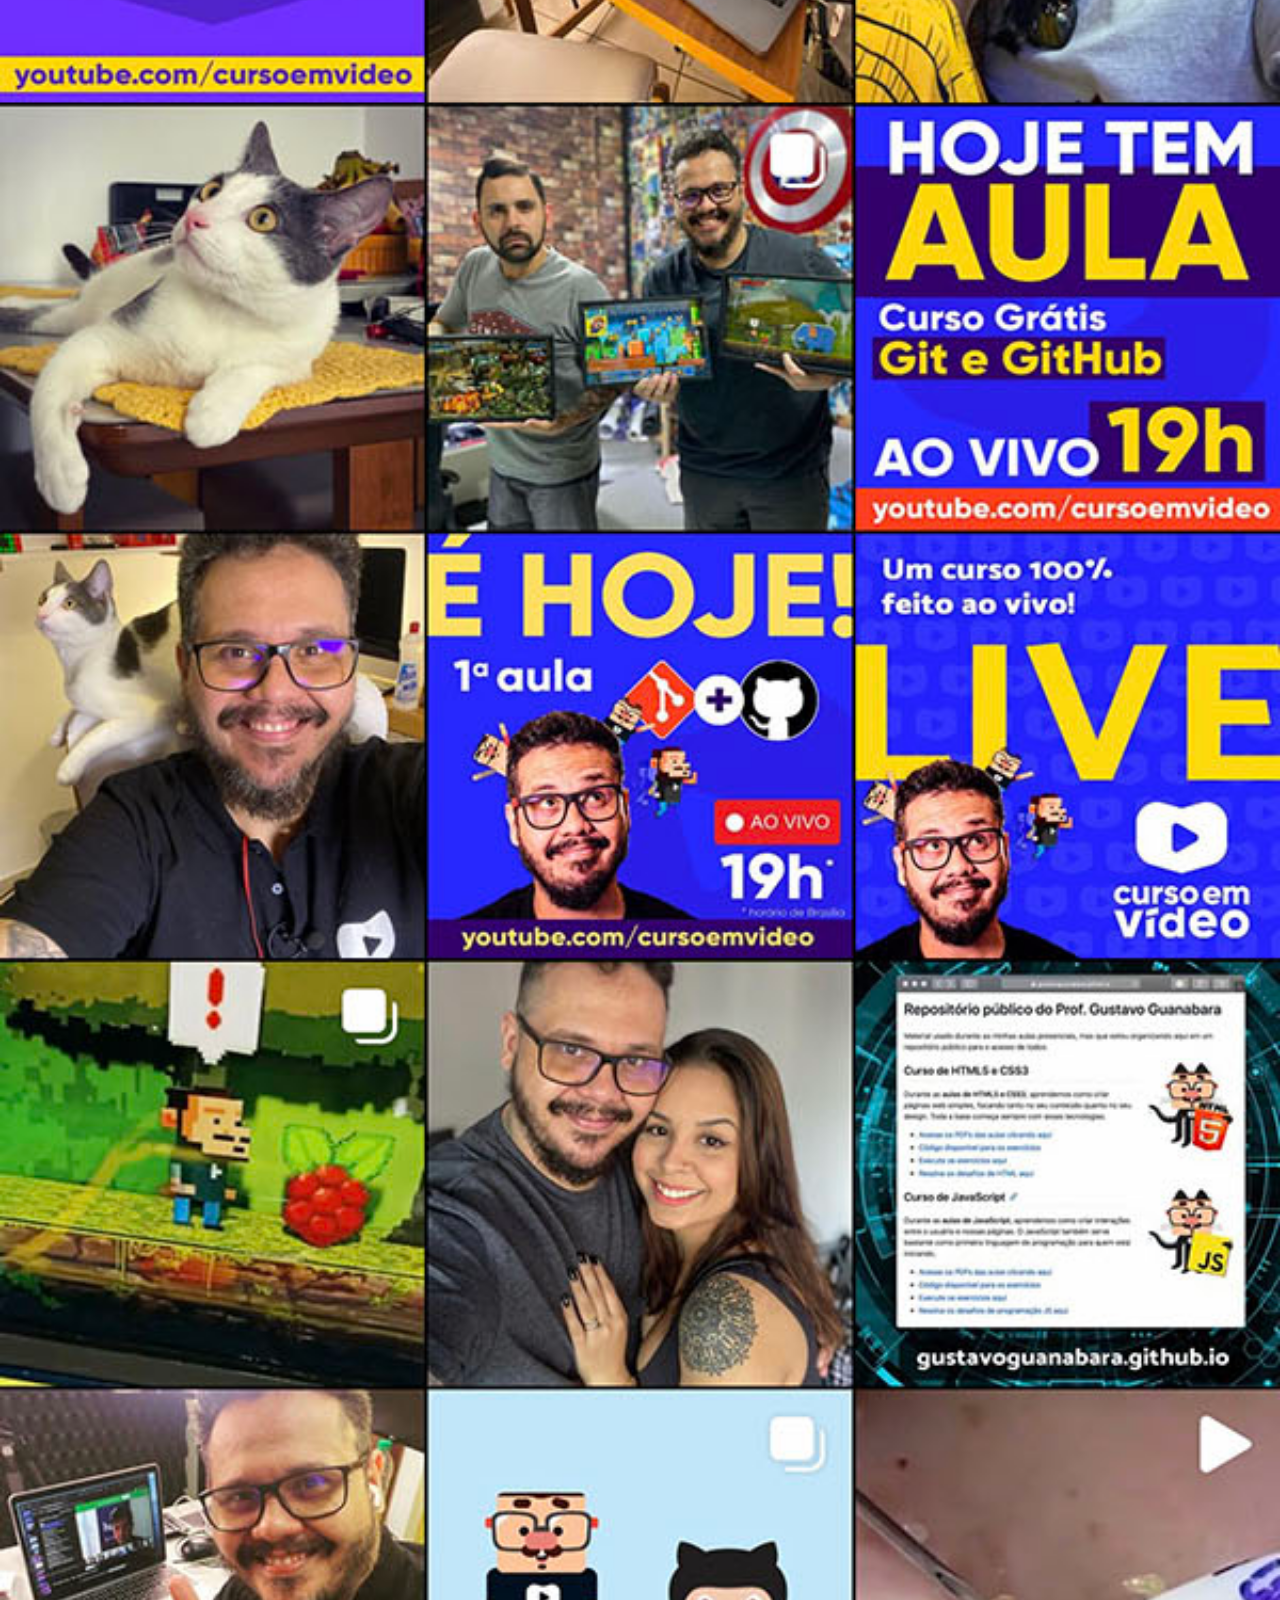
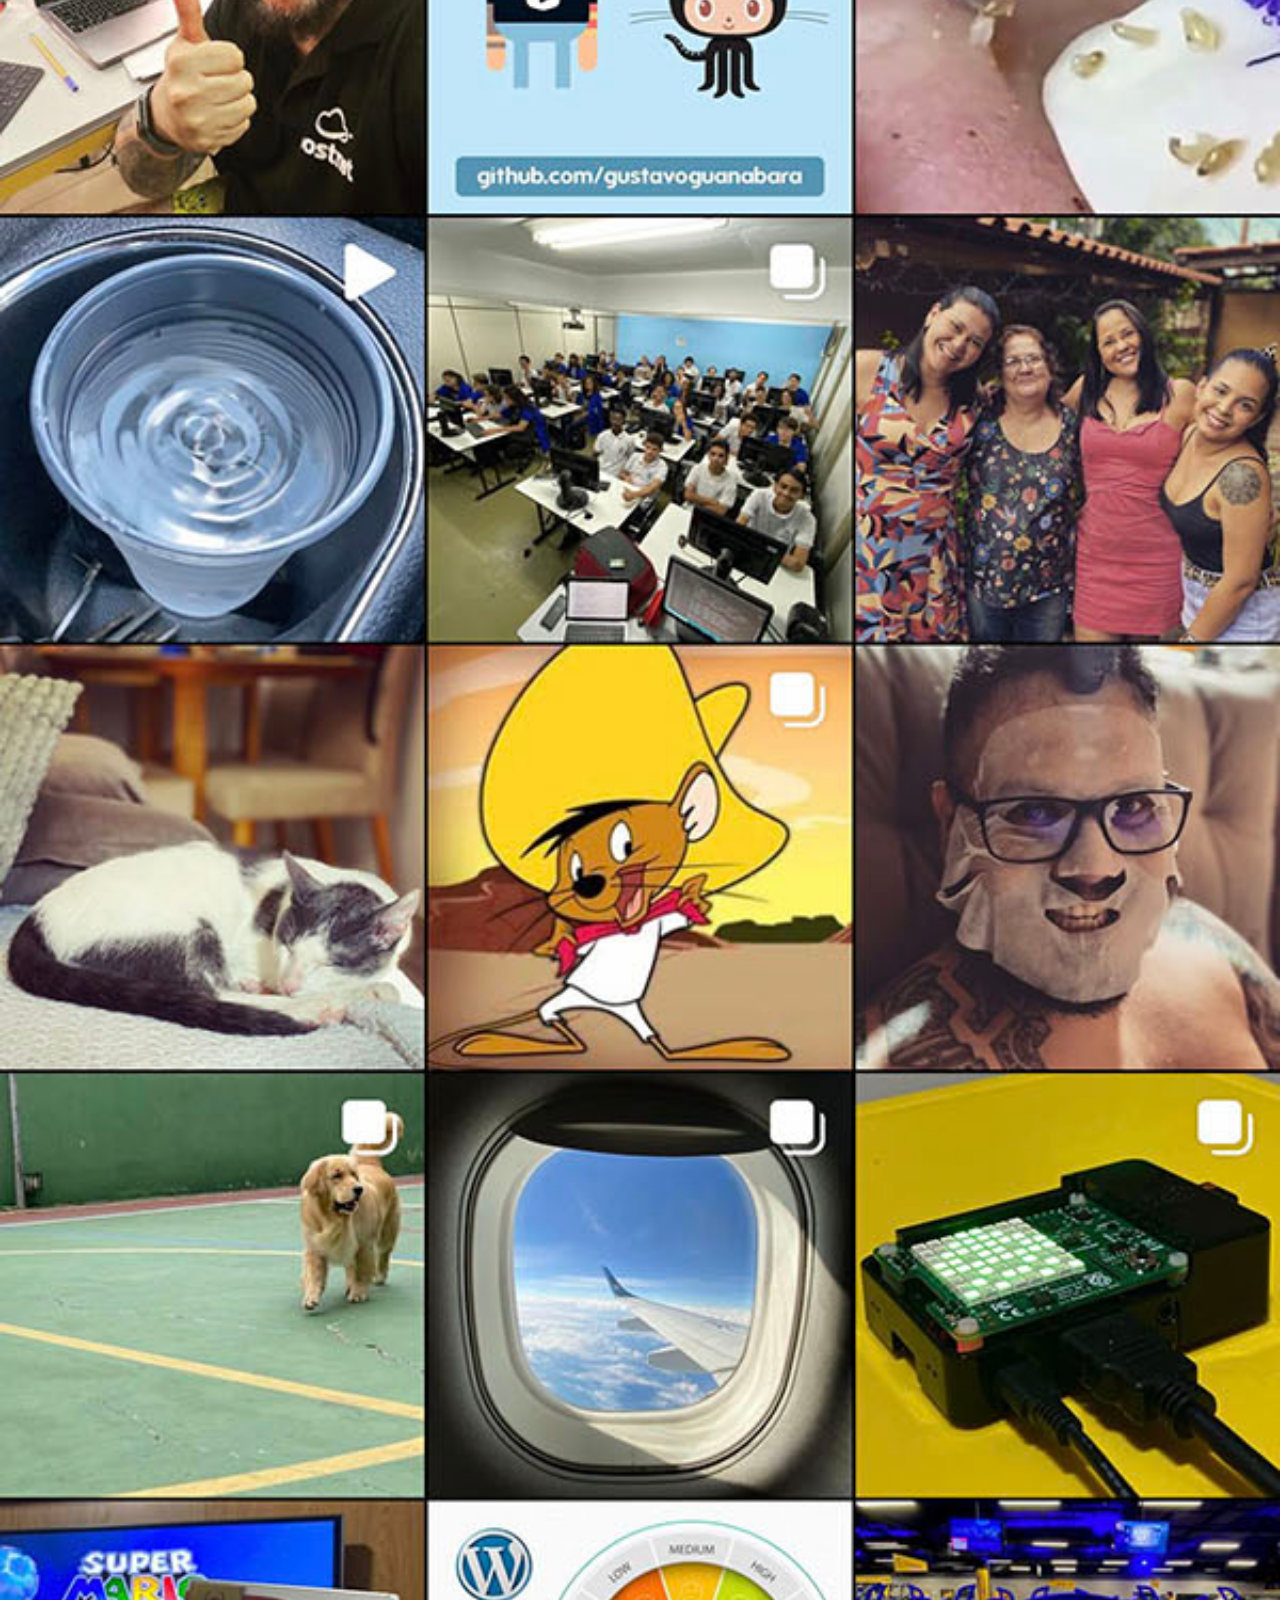
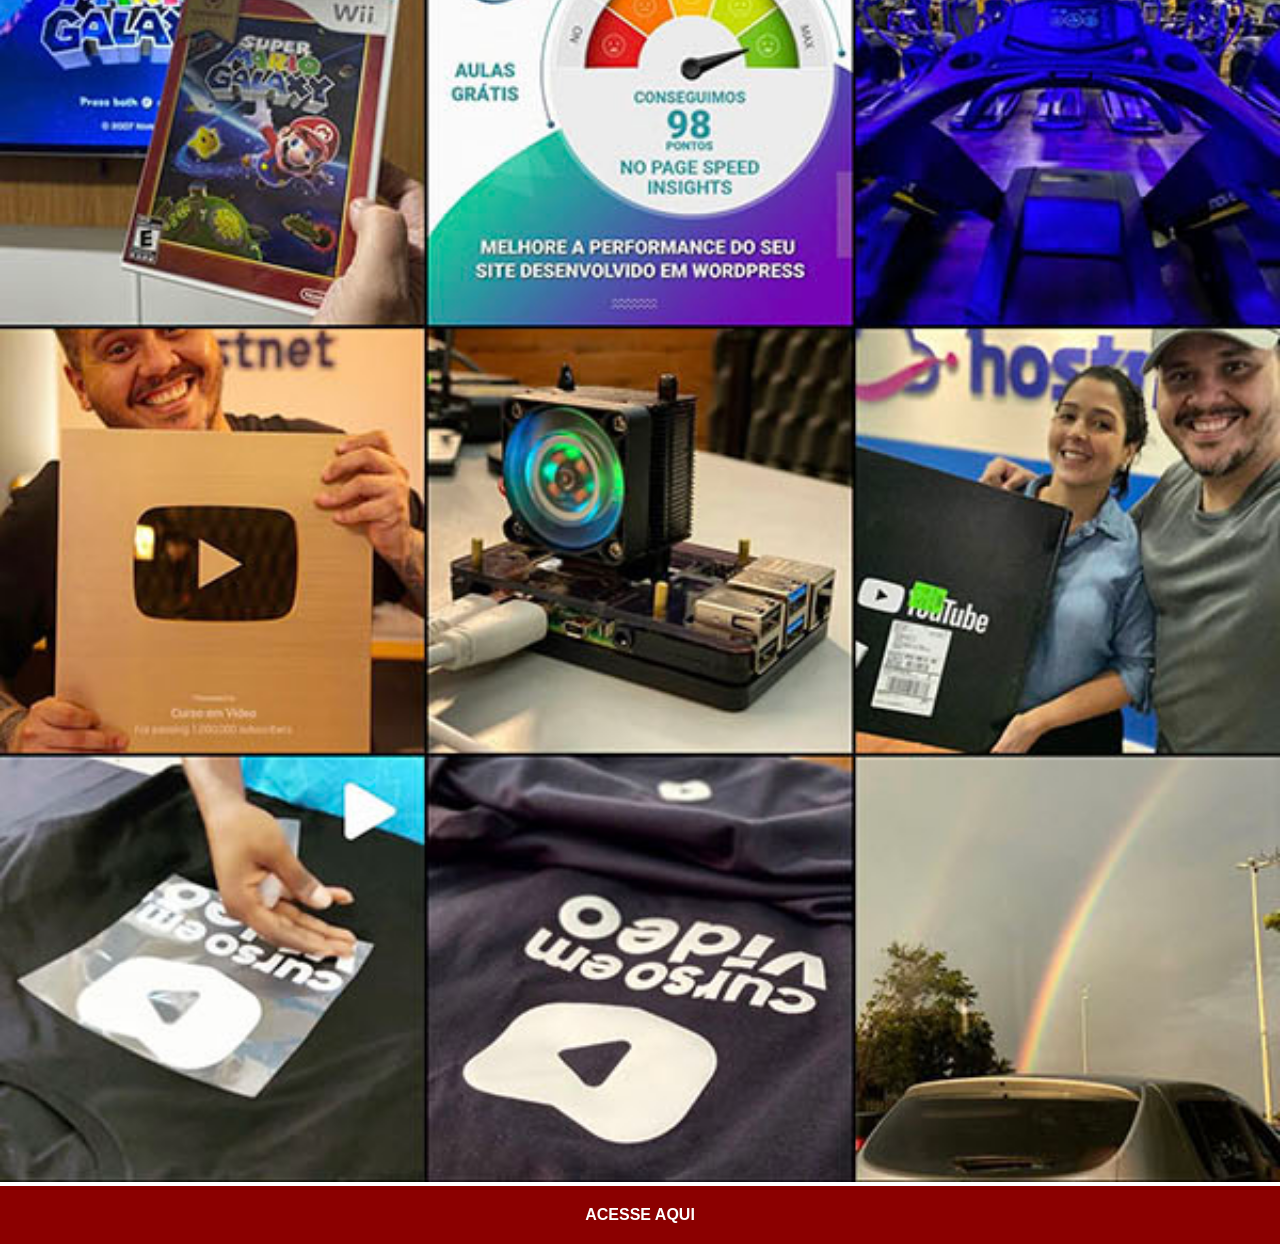
<file: instagram.html>
<!DOCTYPE html>
<html lang="pt-br">
<head>
    <meta charset="UTF-8">
    <meta name="viewport" content="width=device-width, initial-scale=1.0">
    <title>Instagram</title>
    <link rel="stylesheet" href="estilo/social.css">
</head>
<body>
    <img src="imagens/tela-instagram.jpg" alt="instagram">
    <a href="https://www.instagram.com/gustavoguanabara/" target="_blank">ACESSE AQUI</a>
</body>
</html>
</file>
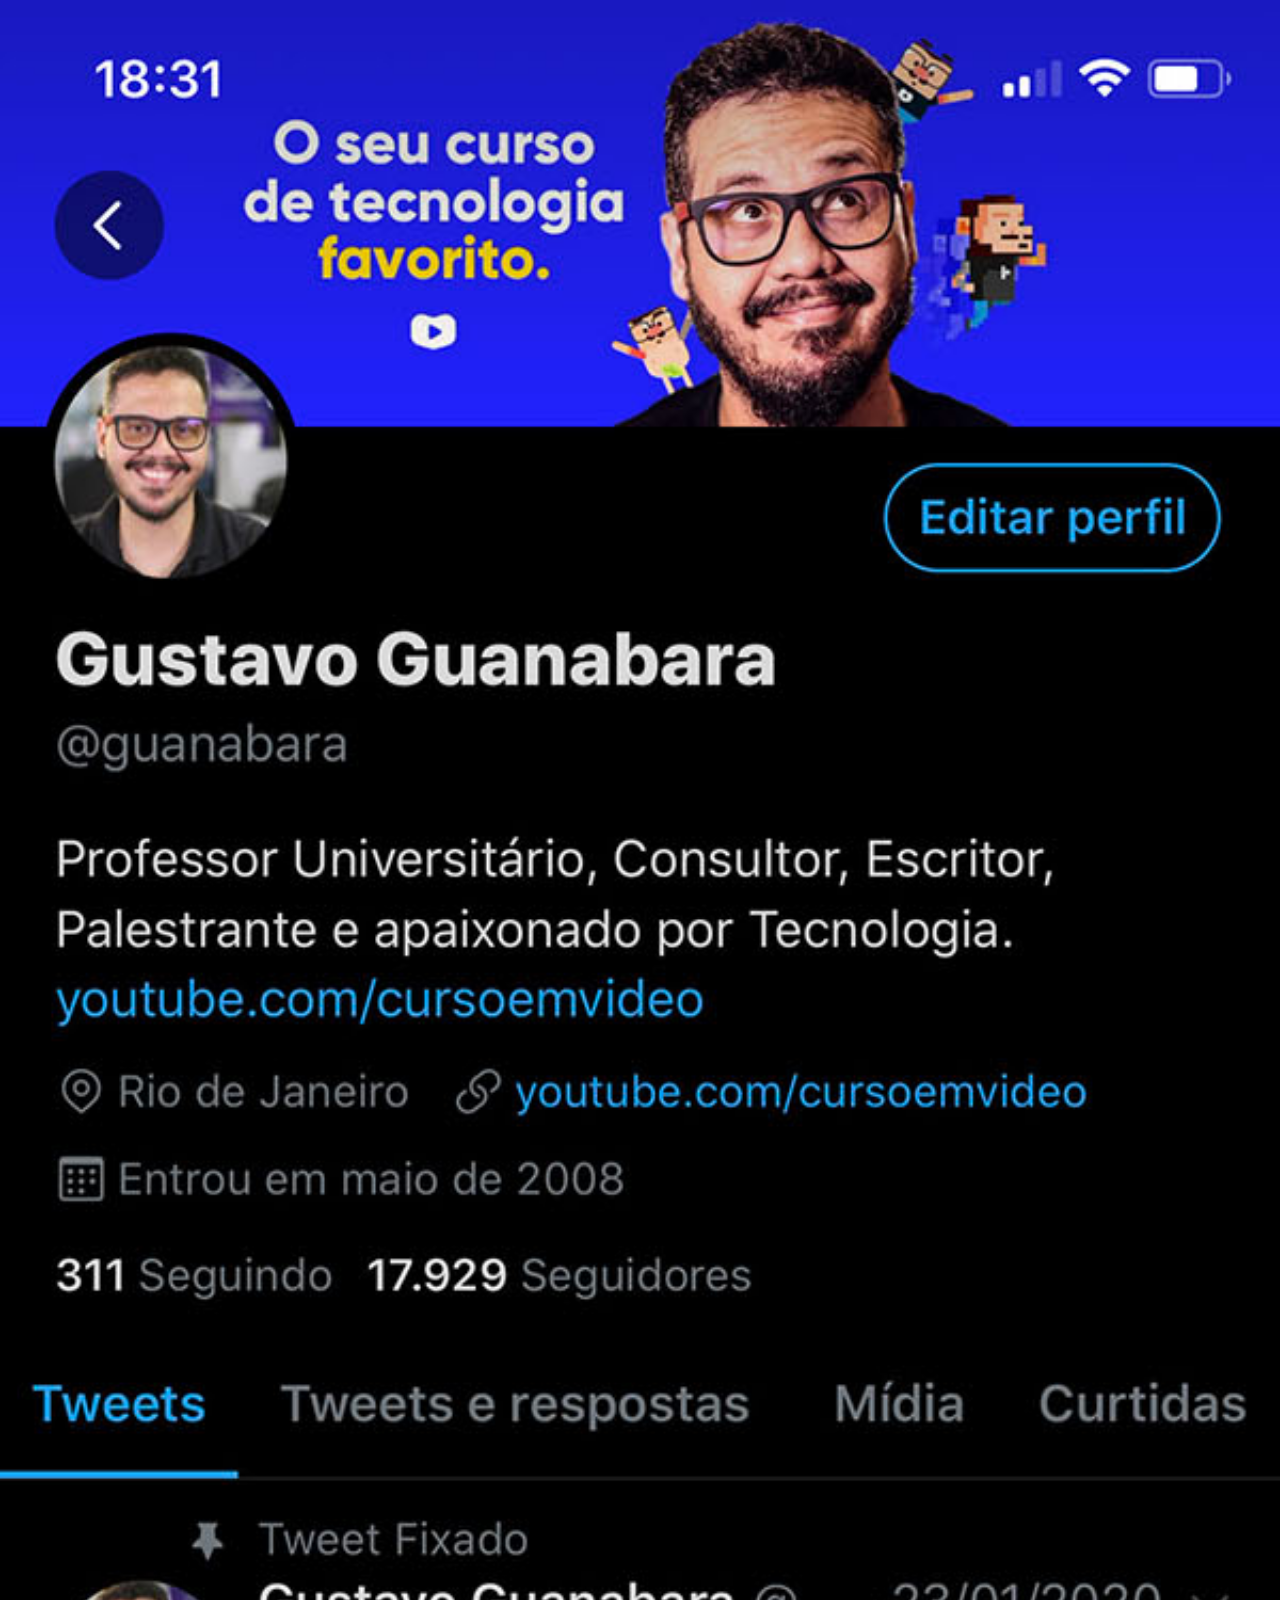
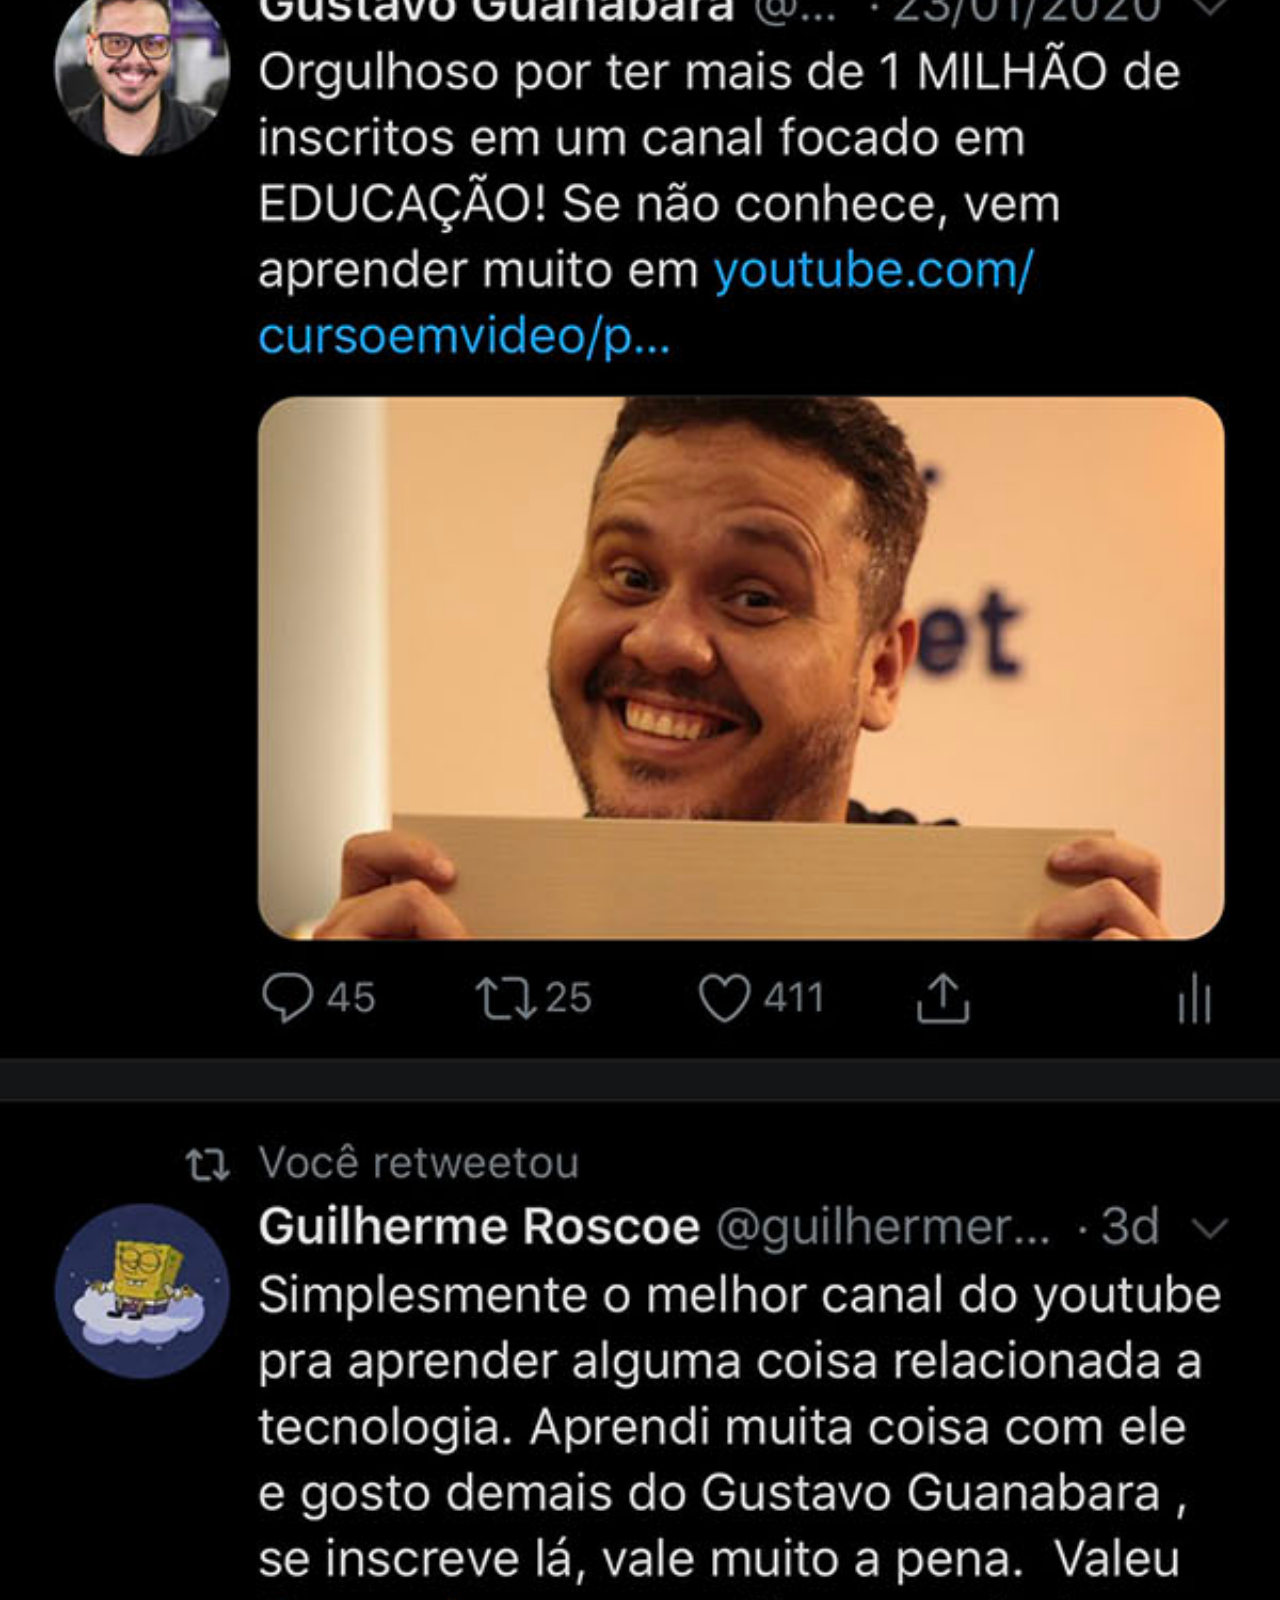
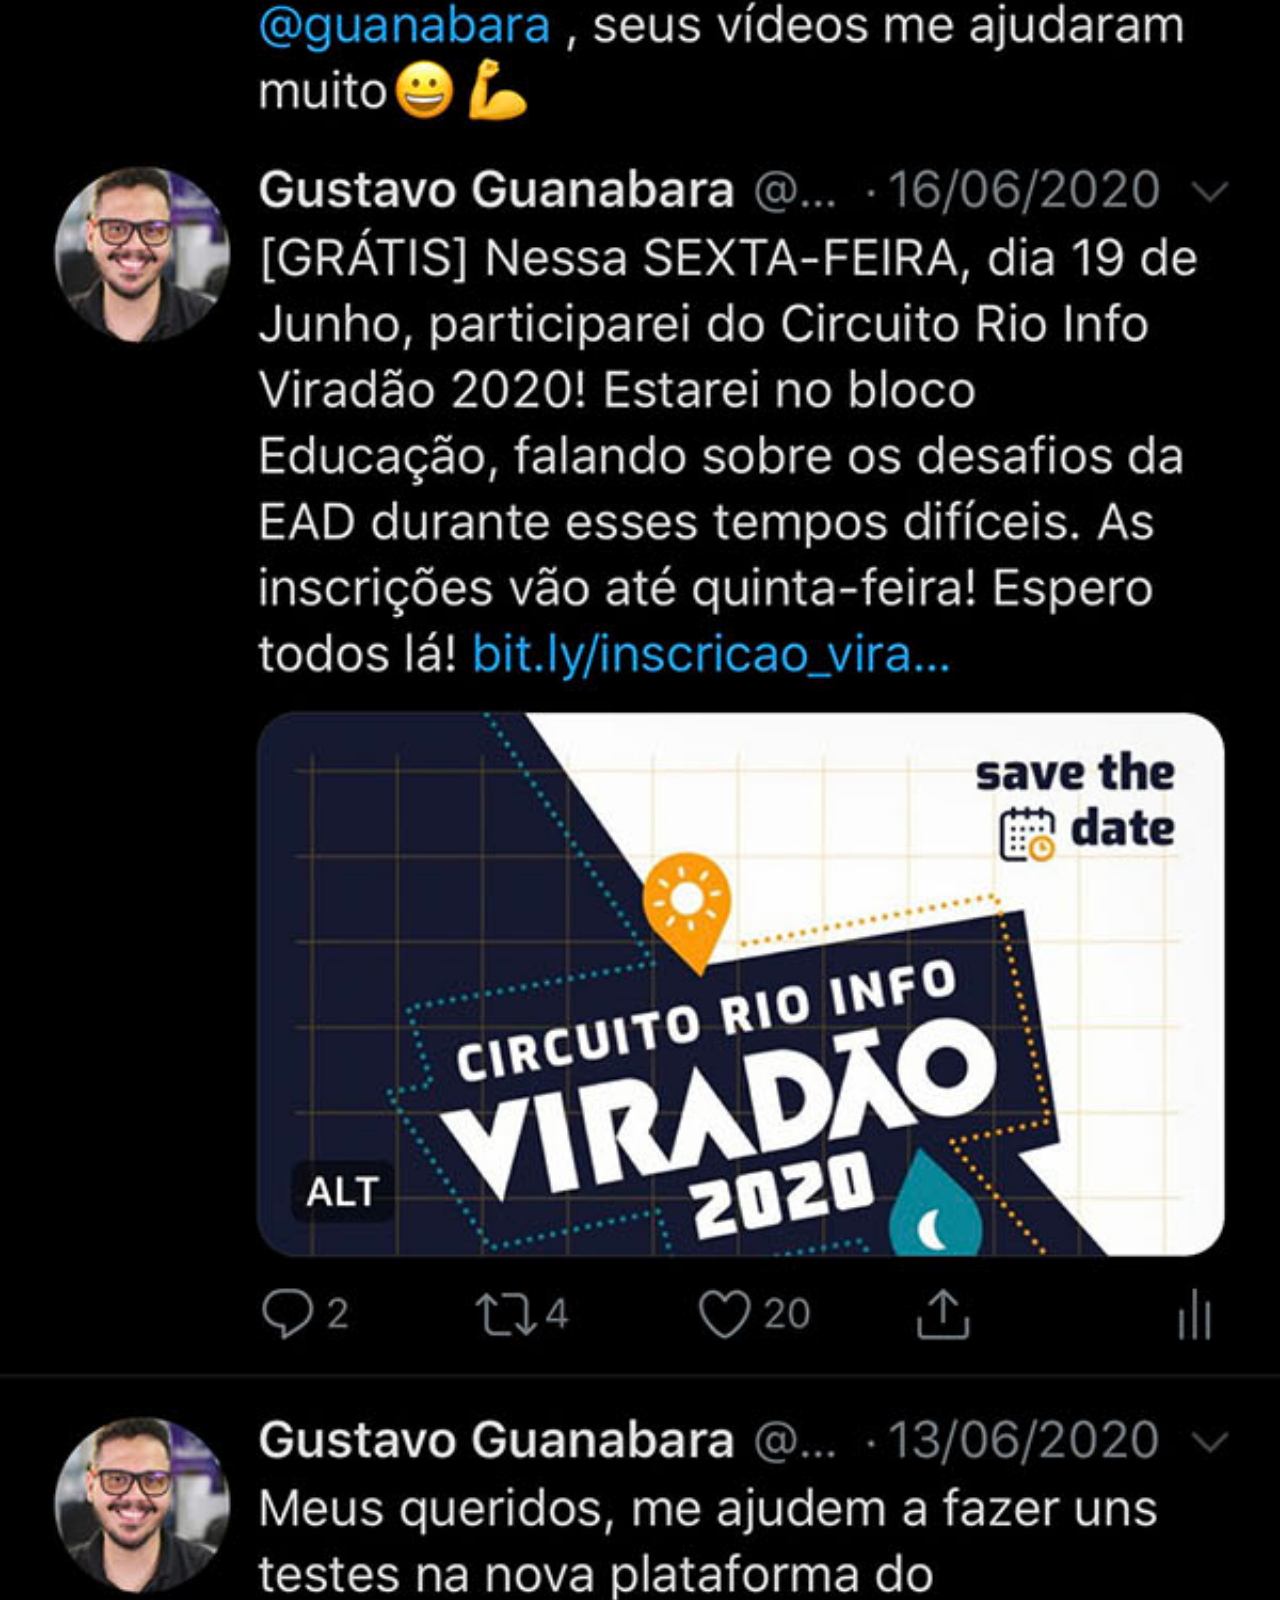
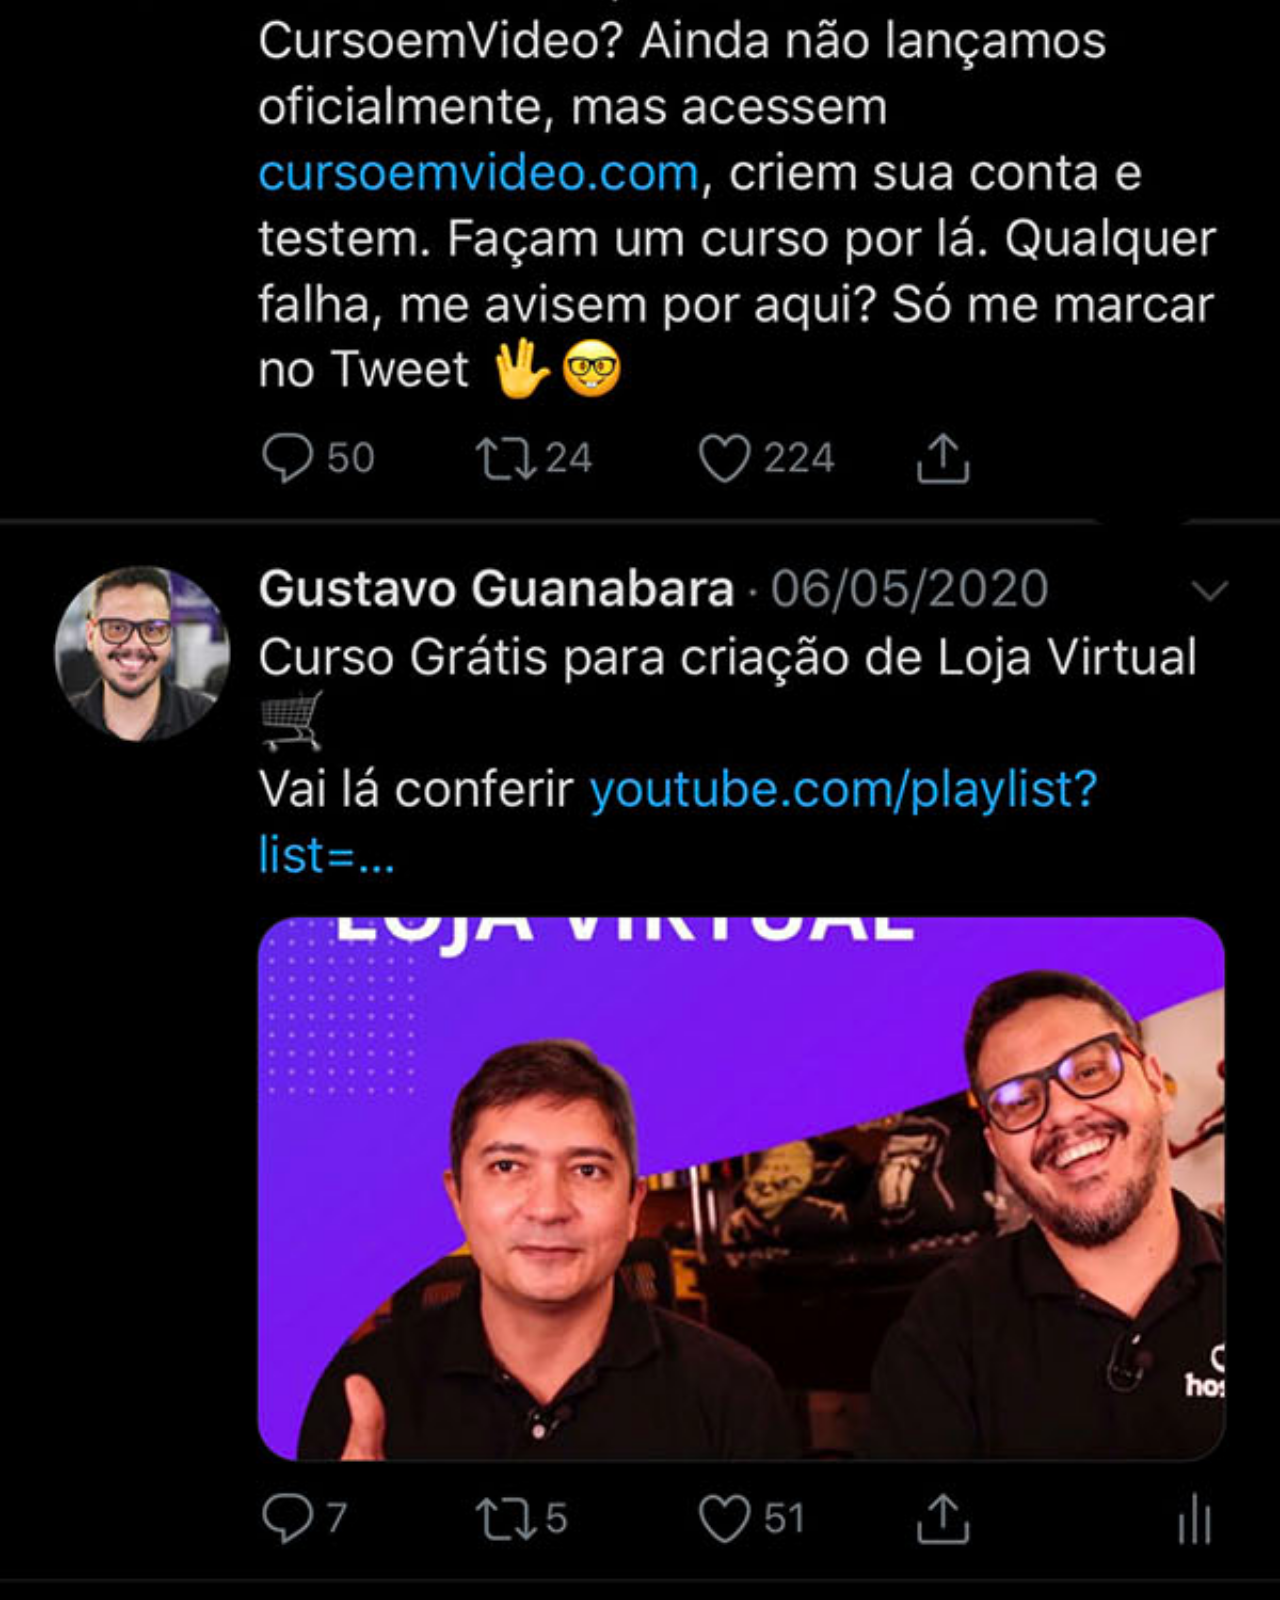
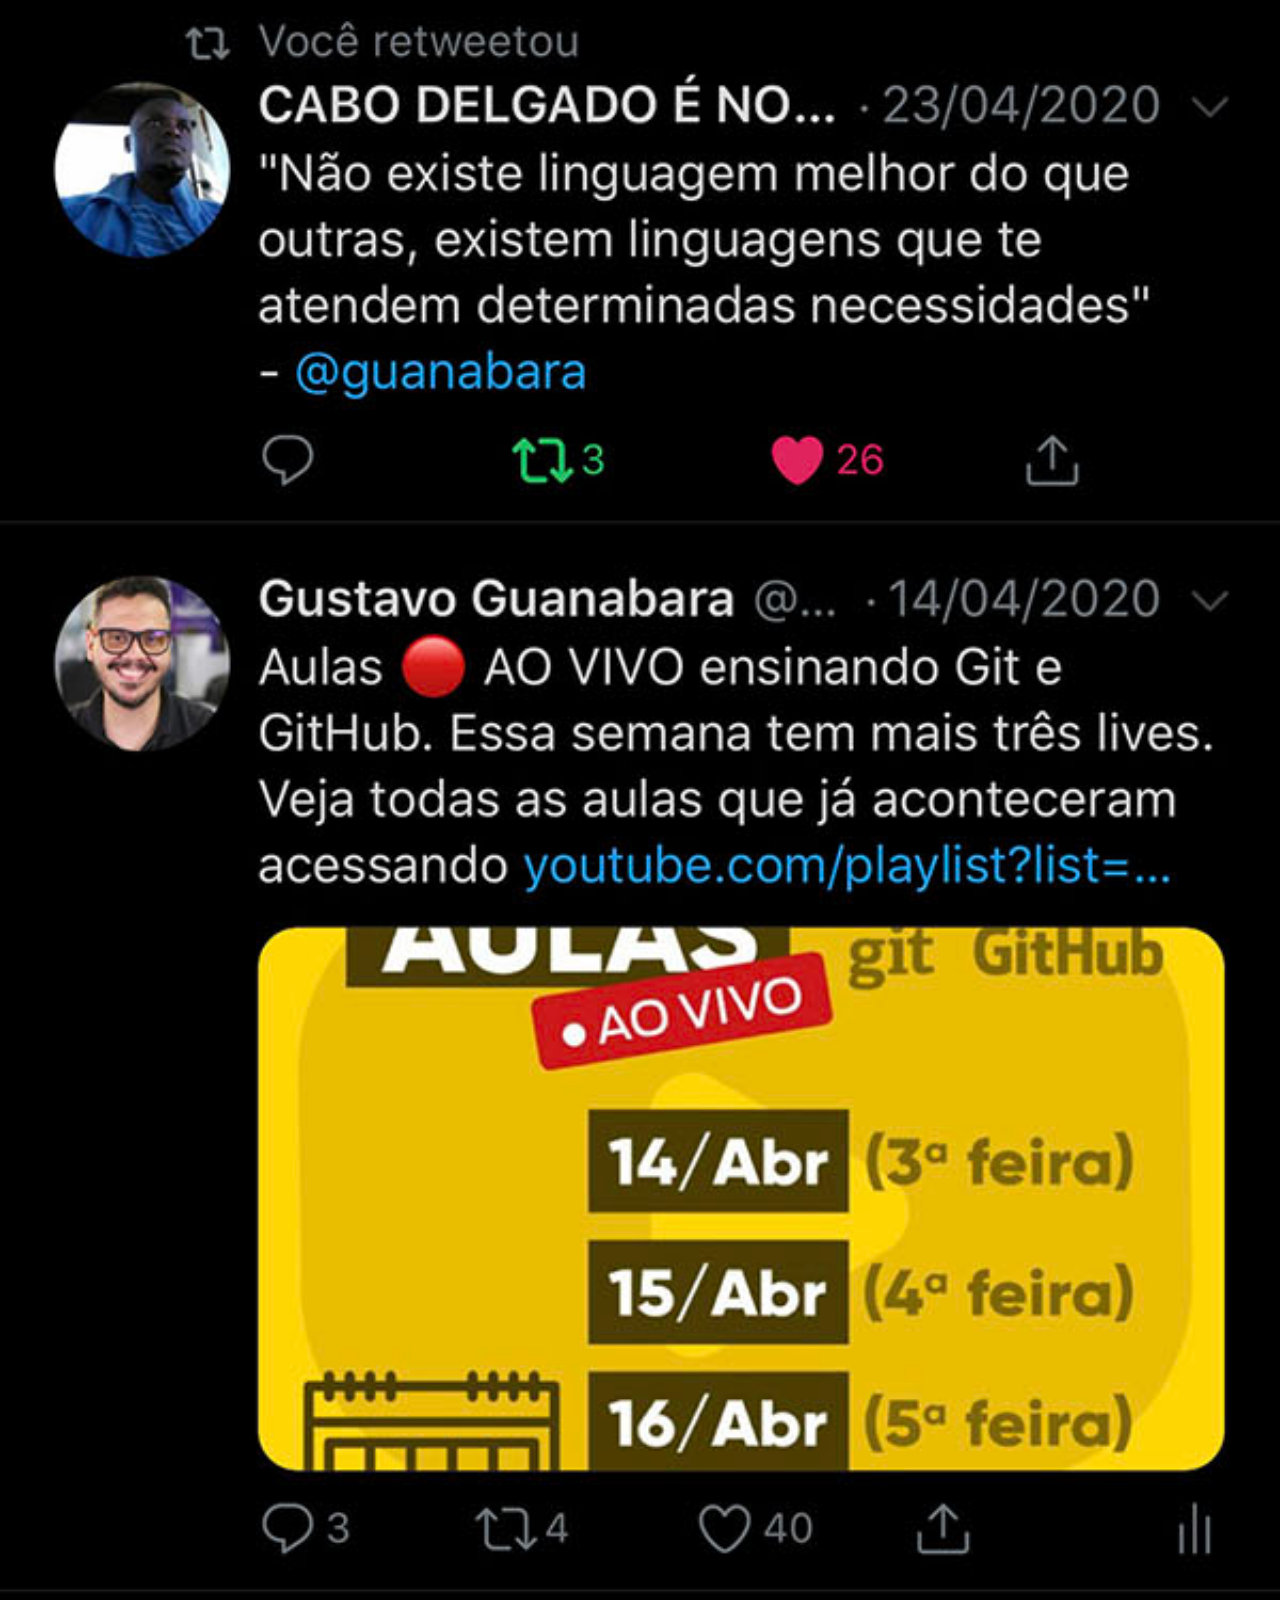
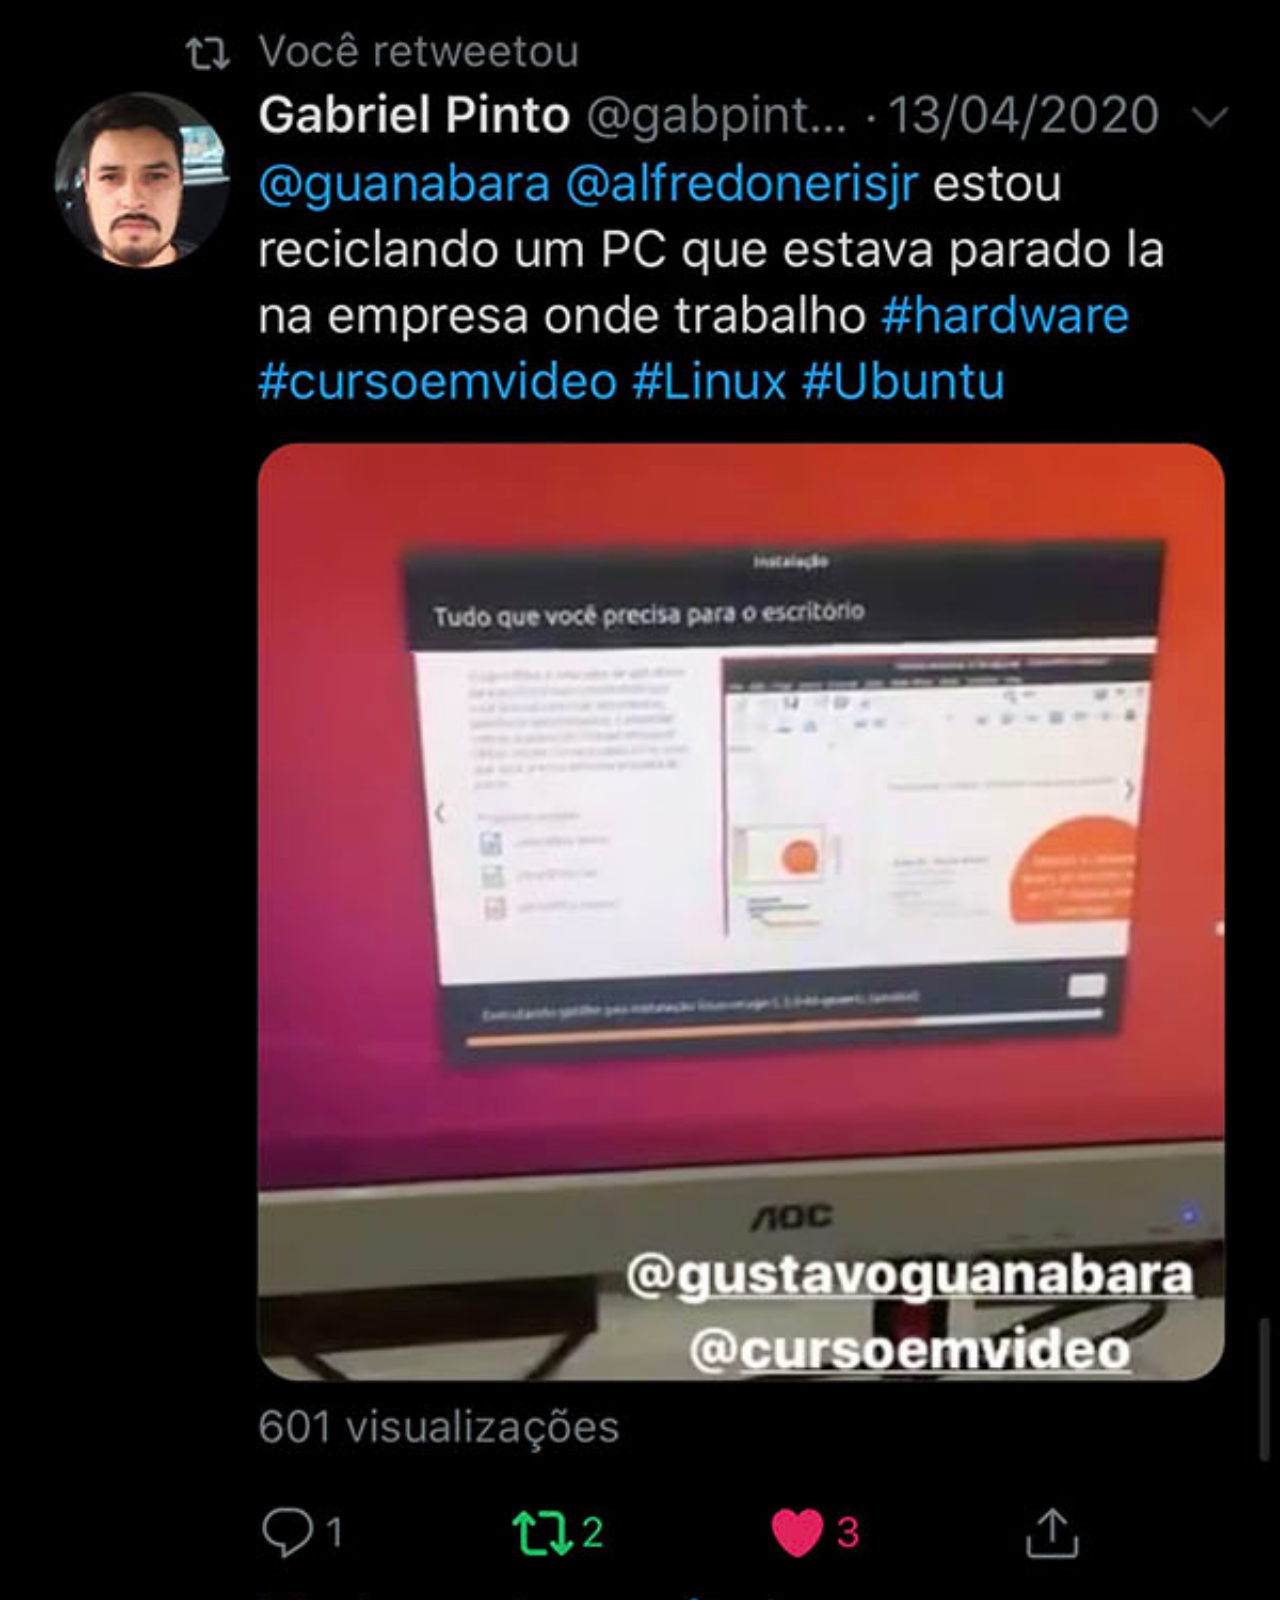
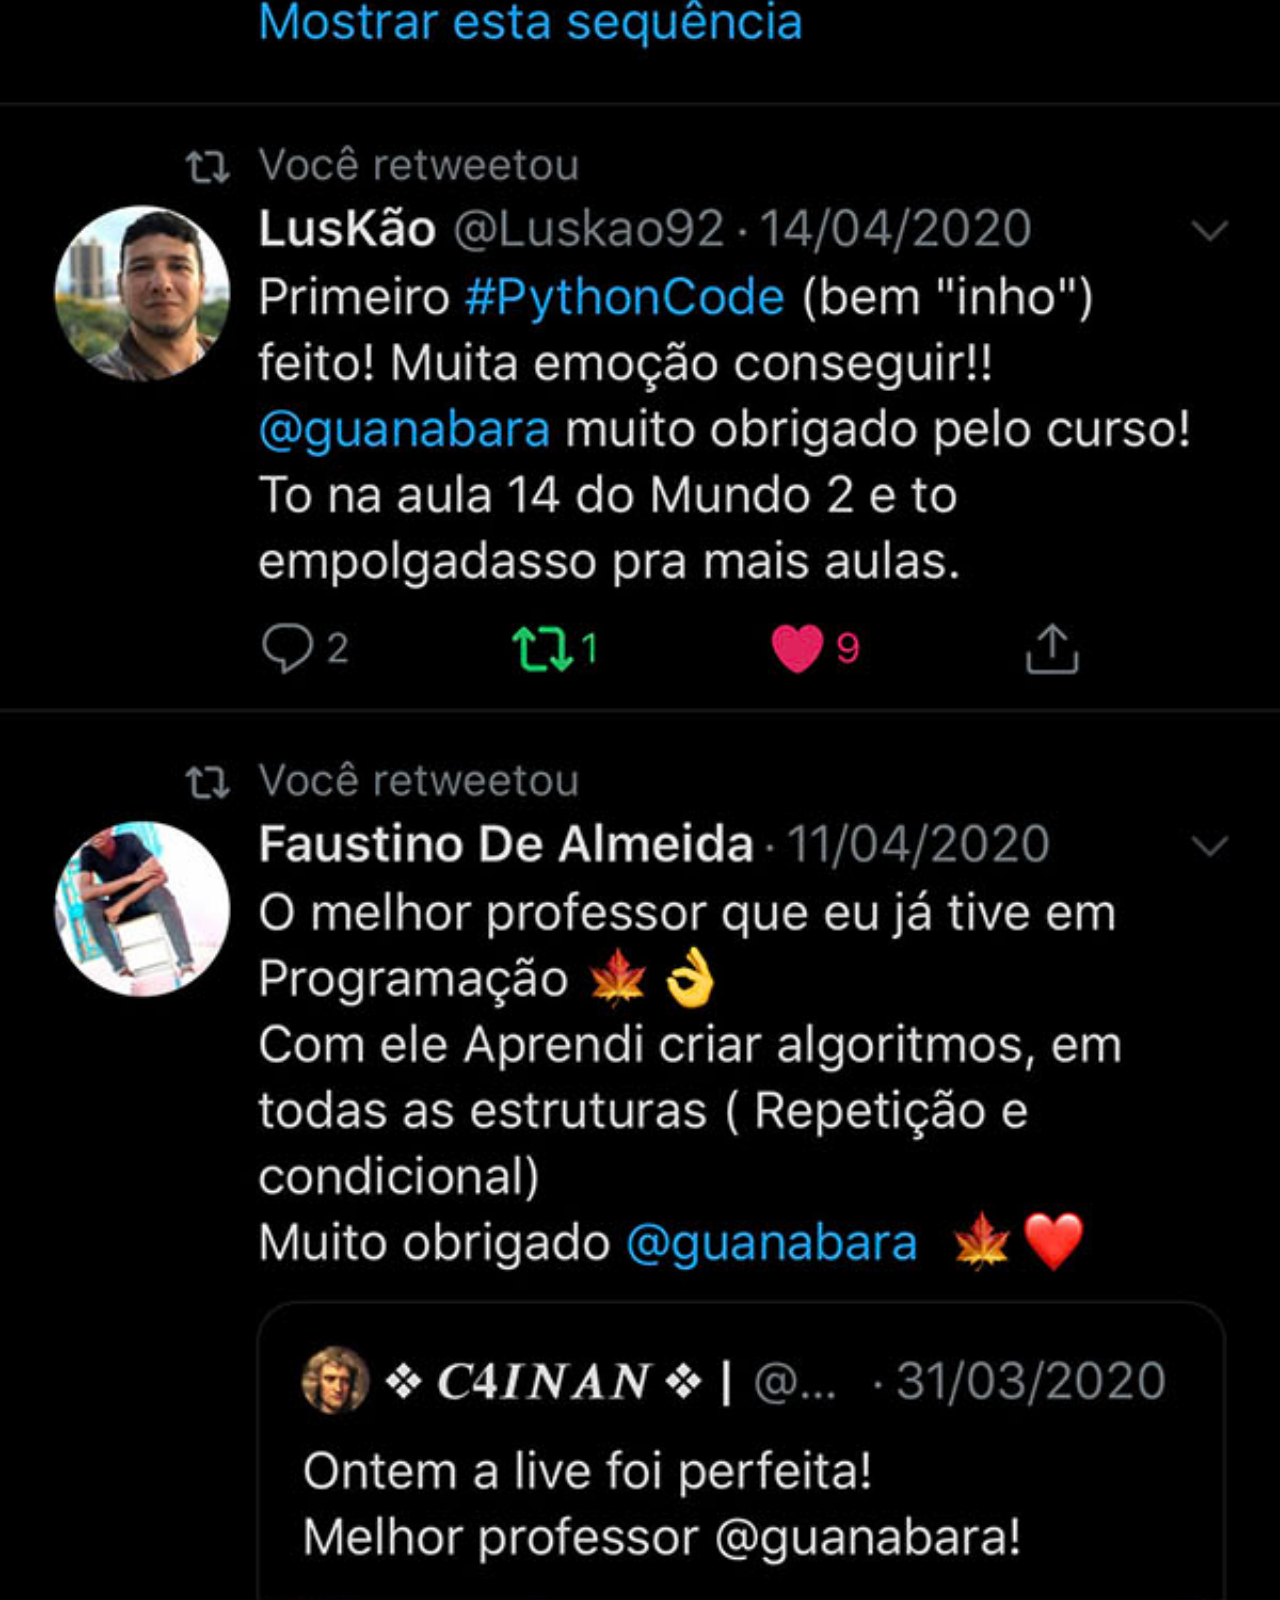
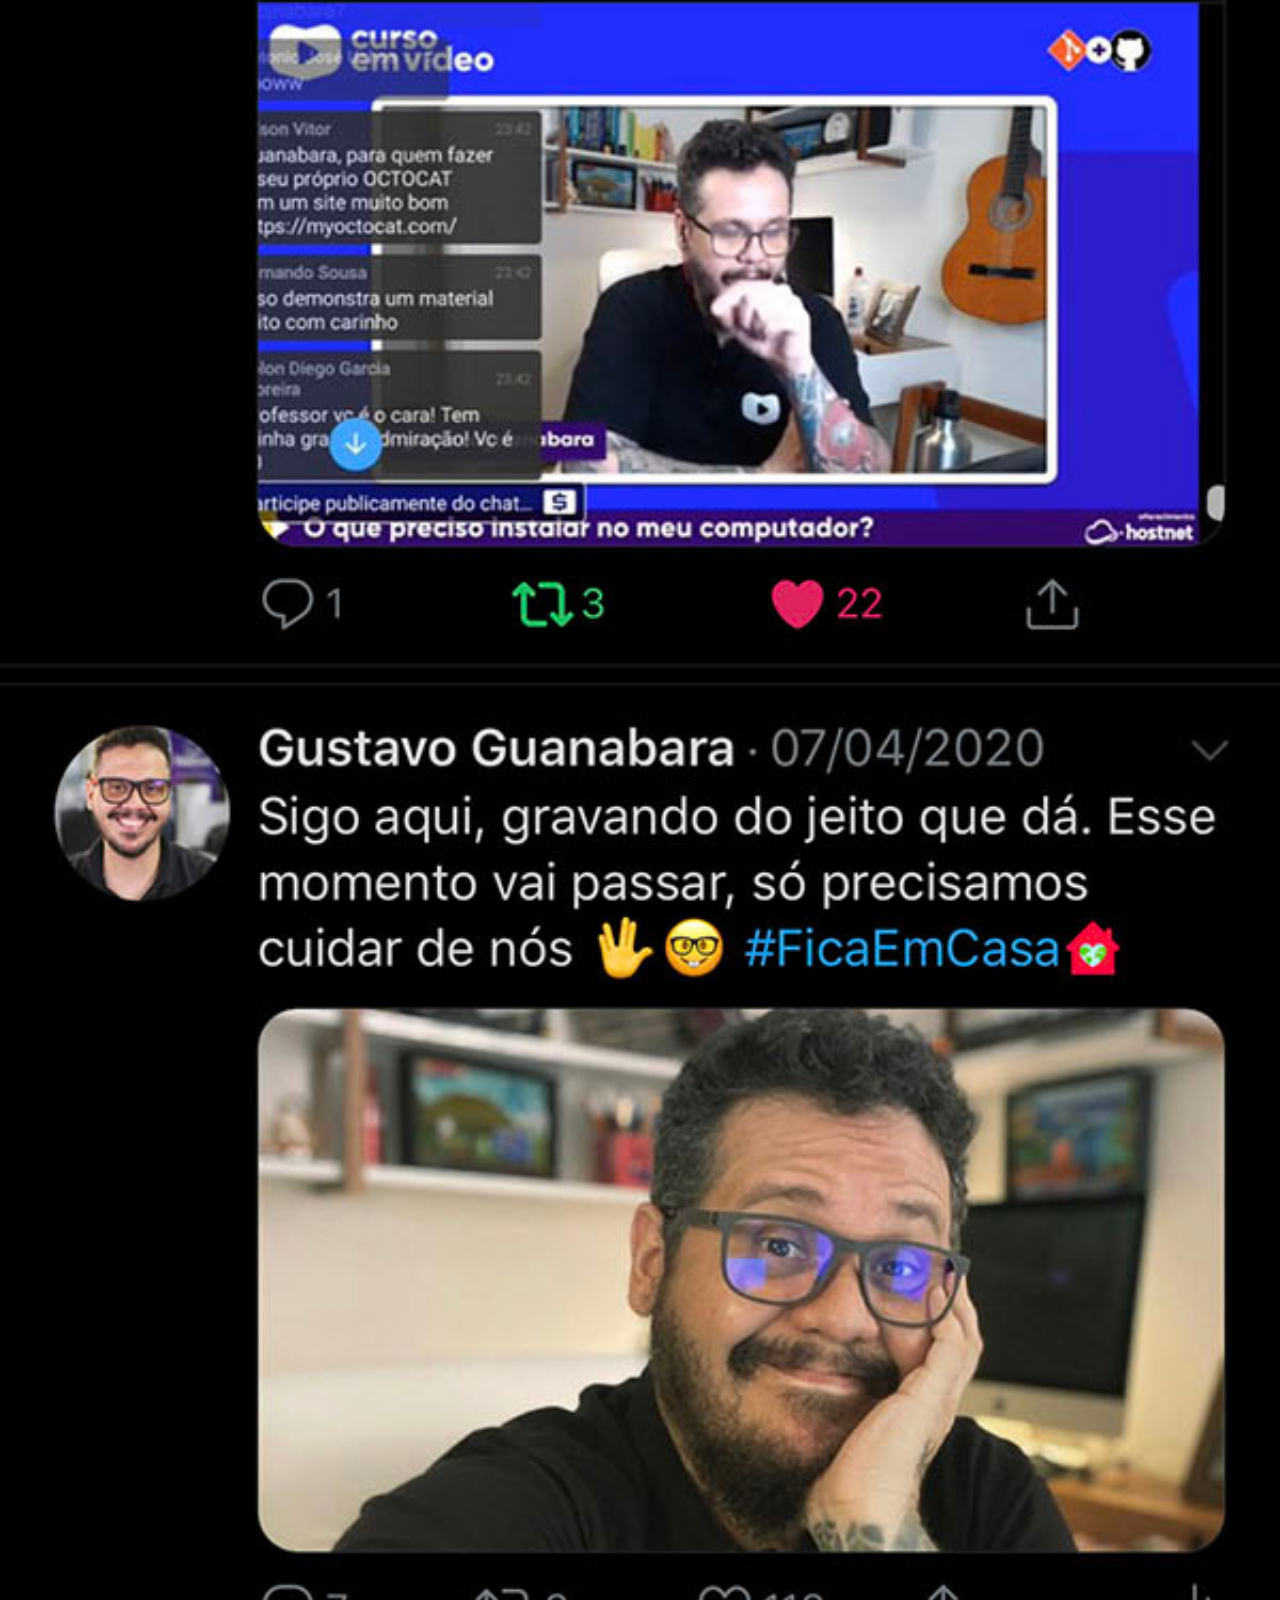
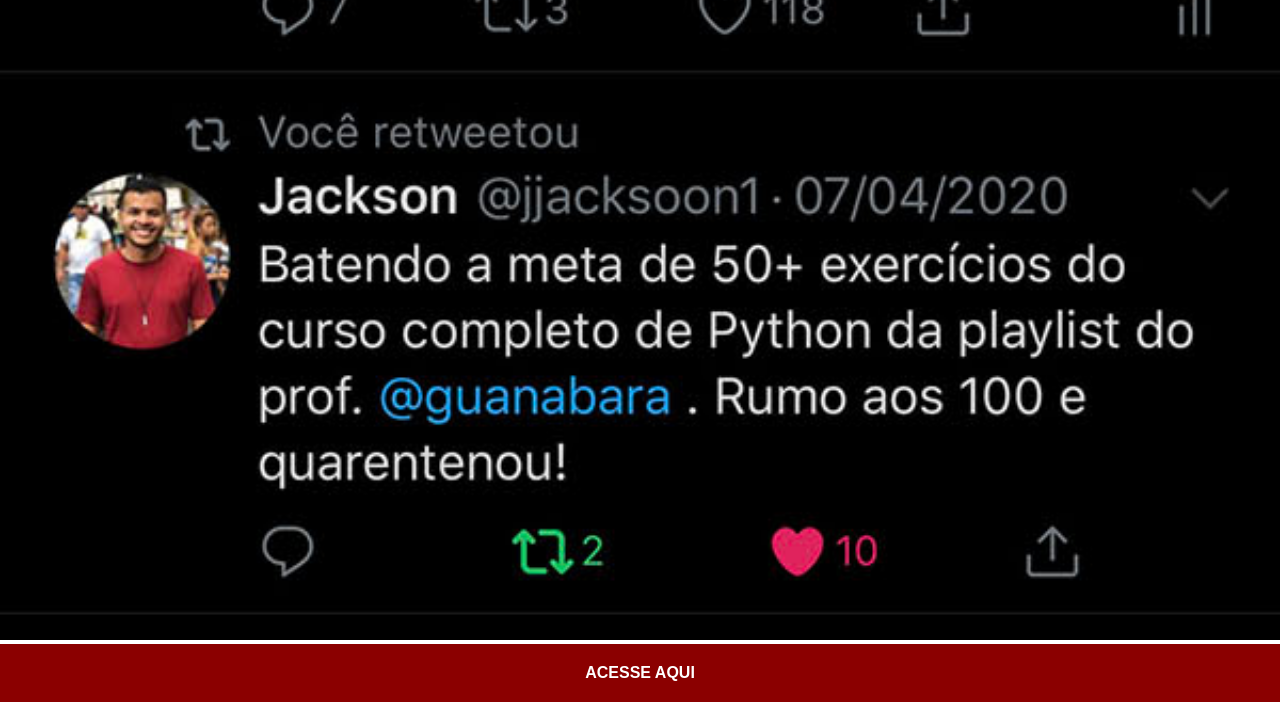
<file: twitter.html>
<!DOCTYPE html>
<html lang="en">
<head>
    <meta charset="UTF-8">
    <meta name="viewport" content="width=device-width, initial-scale=1.0">
    <title>Document</title>
    <link rel="stylesheet" href="estilo/social.css">
</head>
<body>
    <img src="imagens/tela-twitter.jpg" alt="twitter">
    <a href="https://x.com/guanabara" target="_blank">ACESSE AQUI</a>
</body>
</html>
</file>
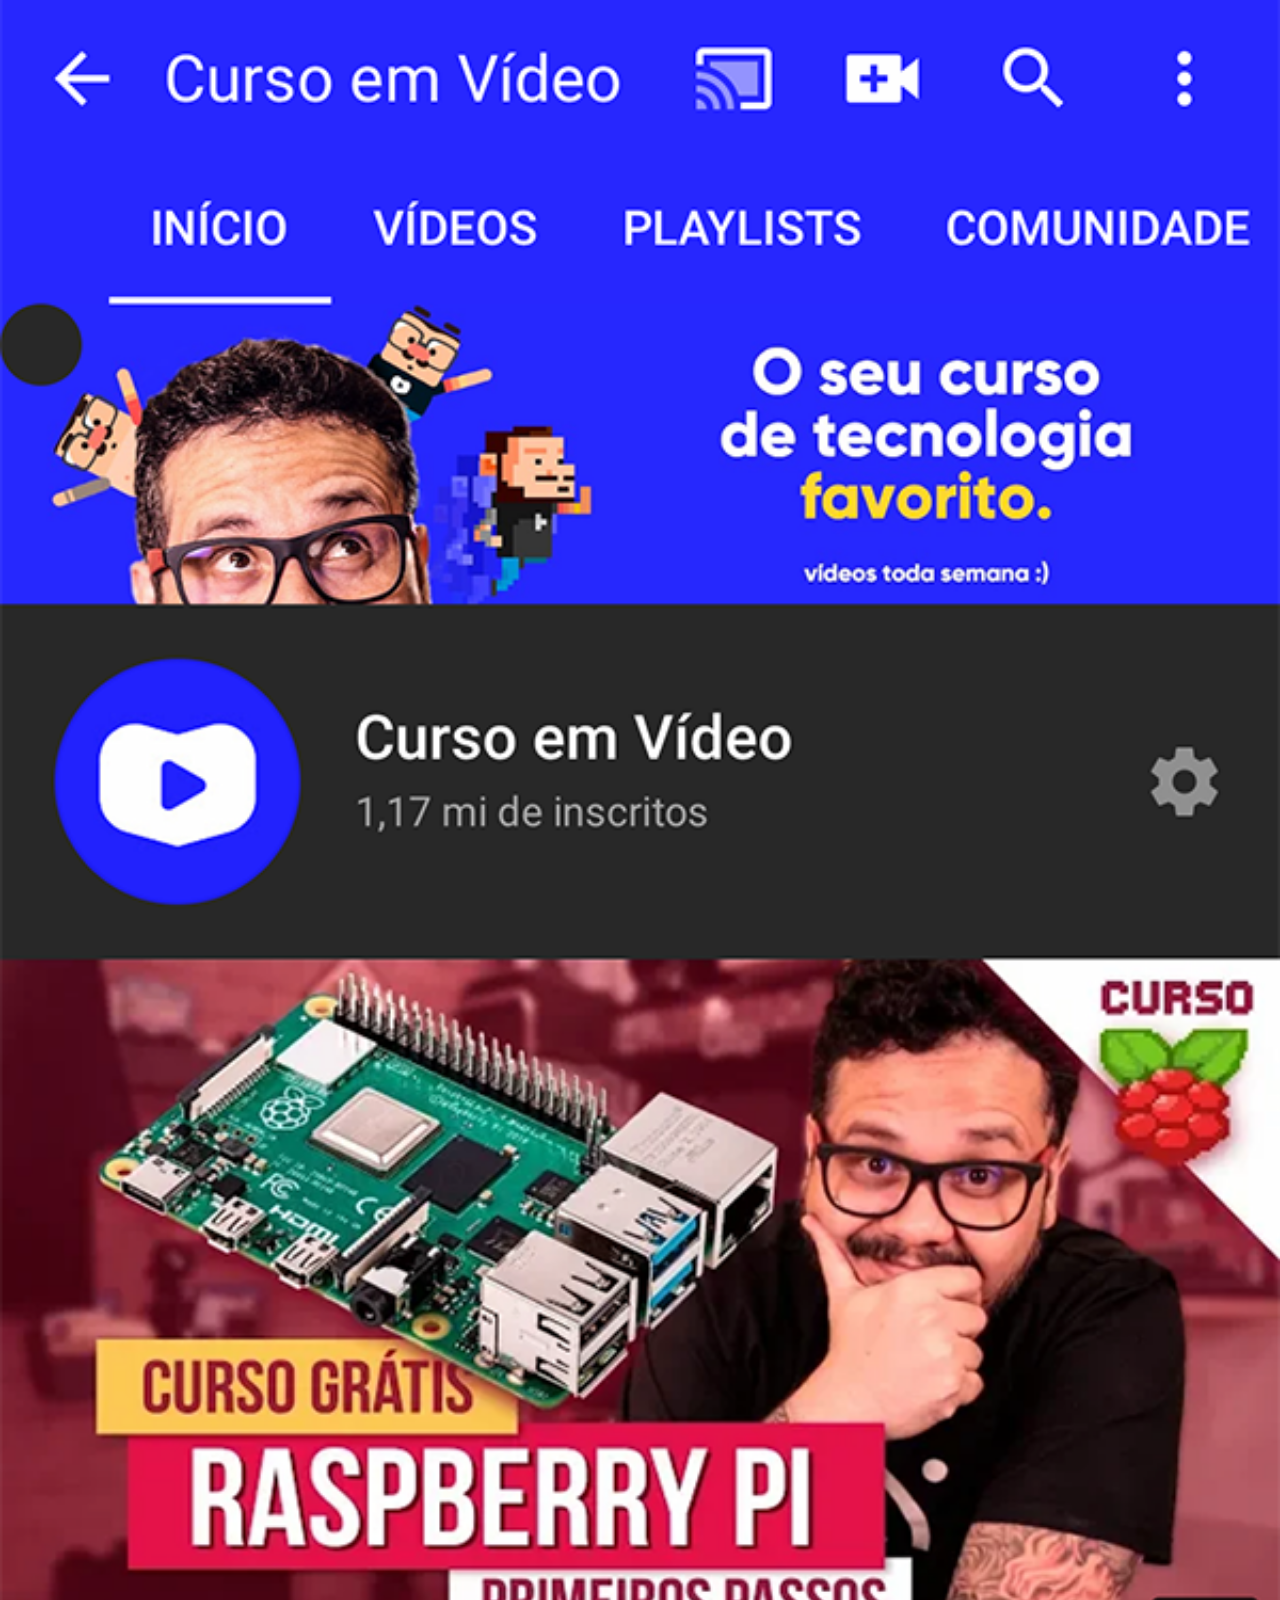
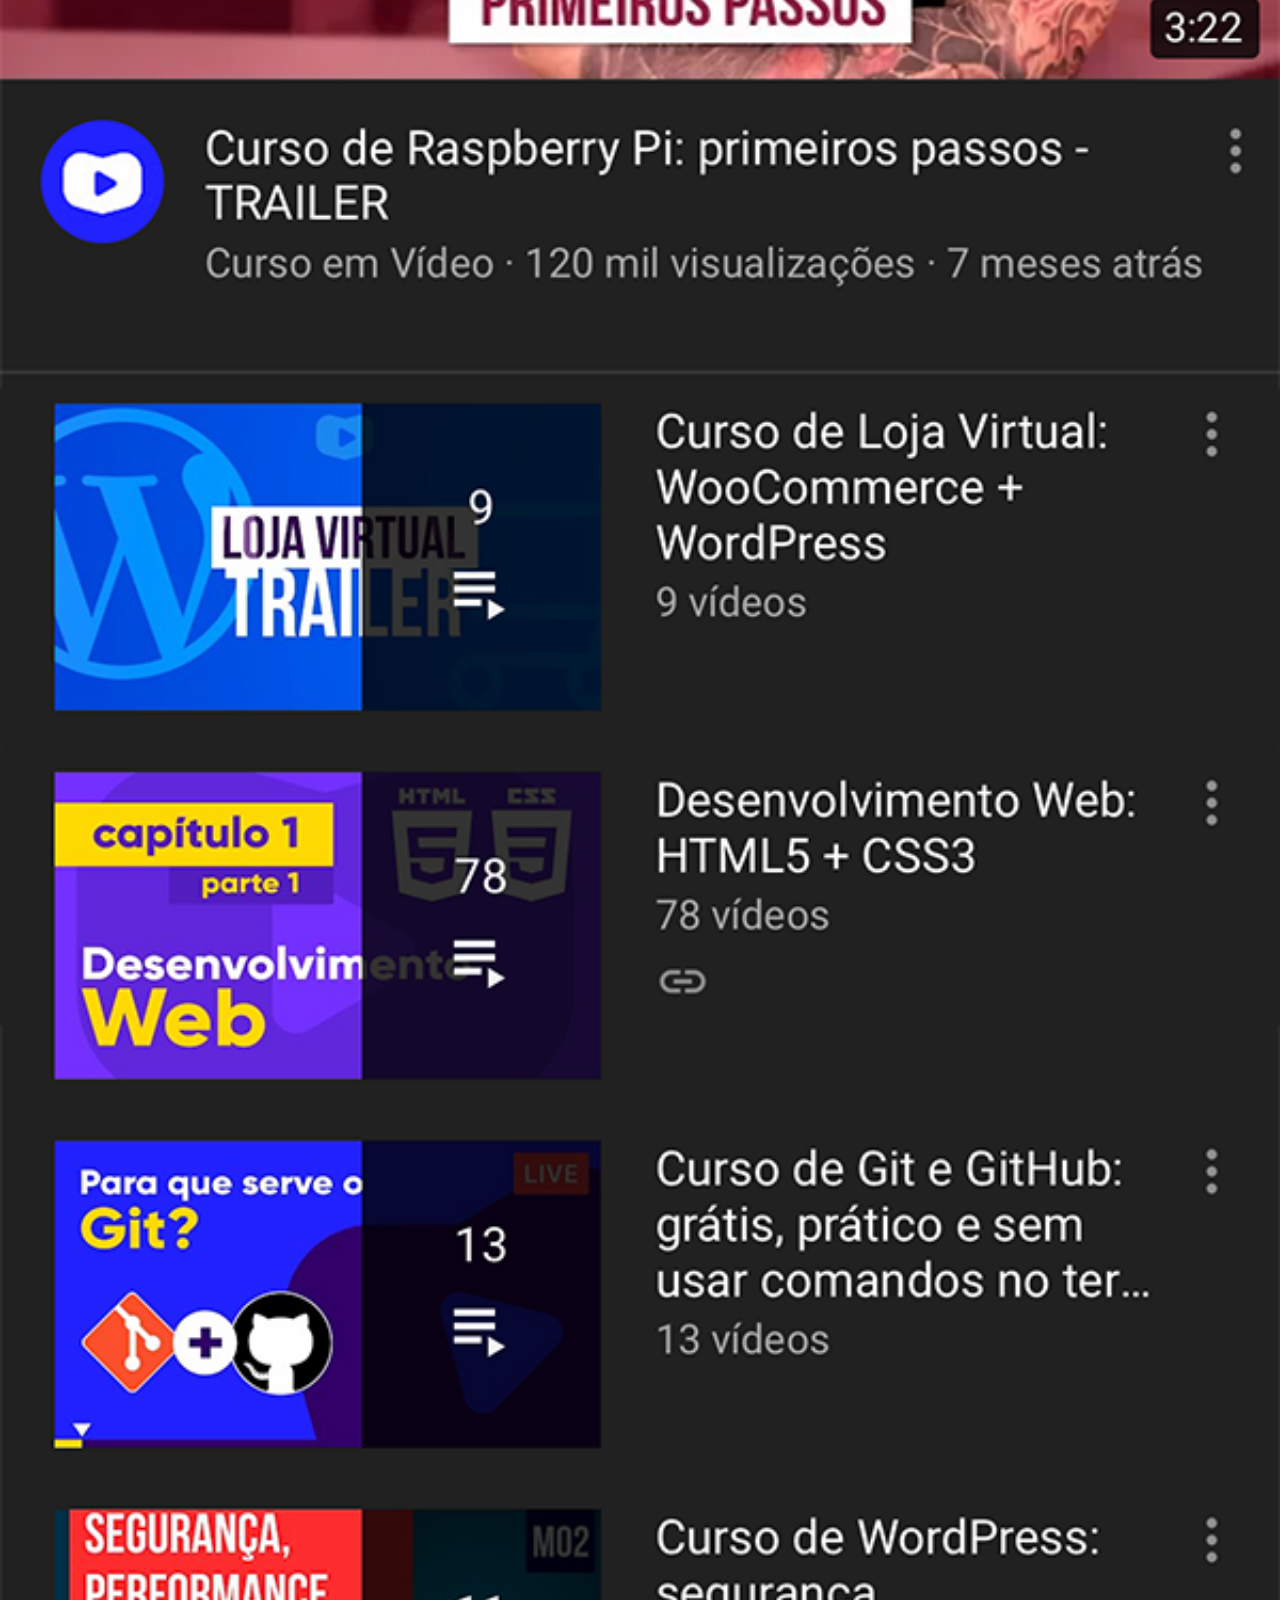
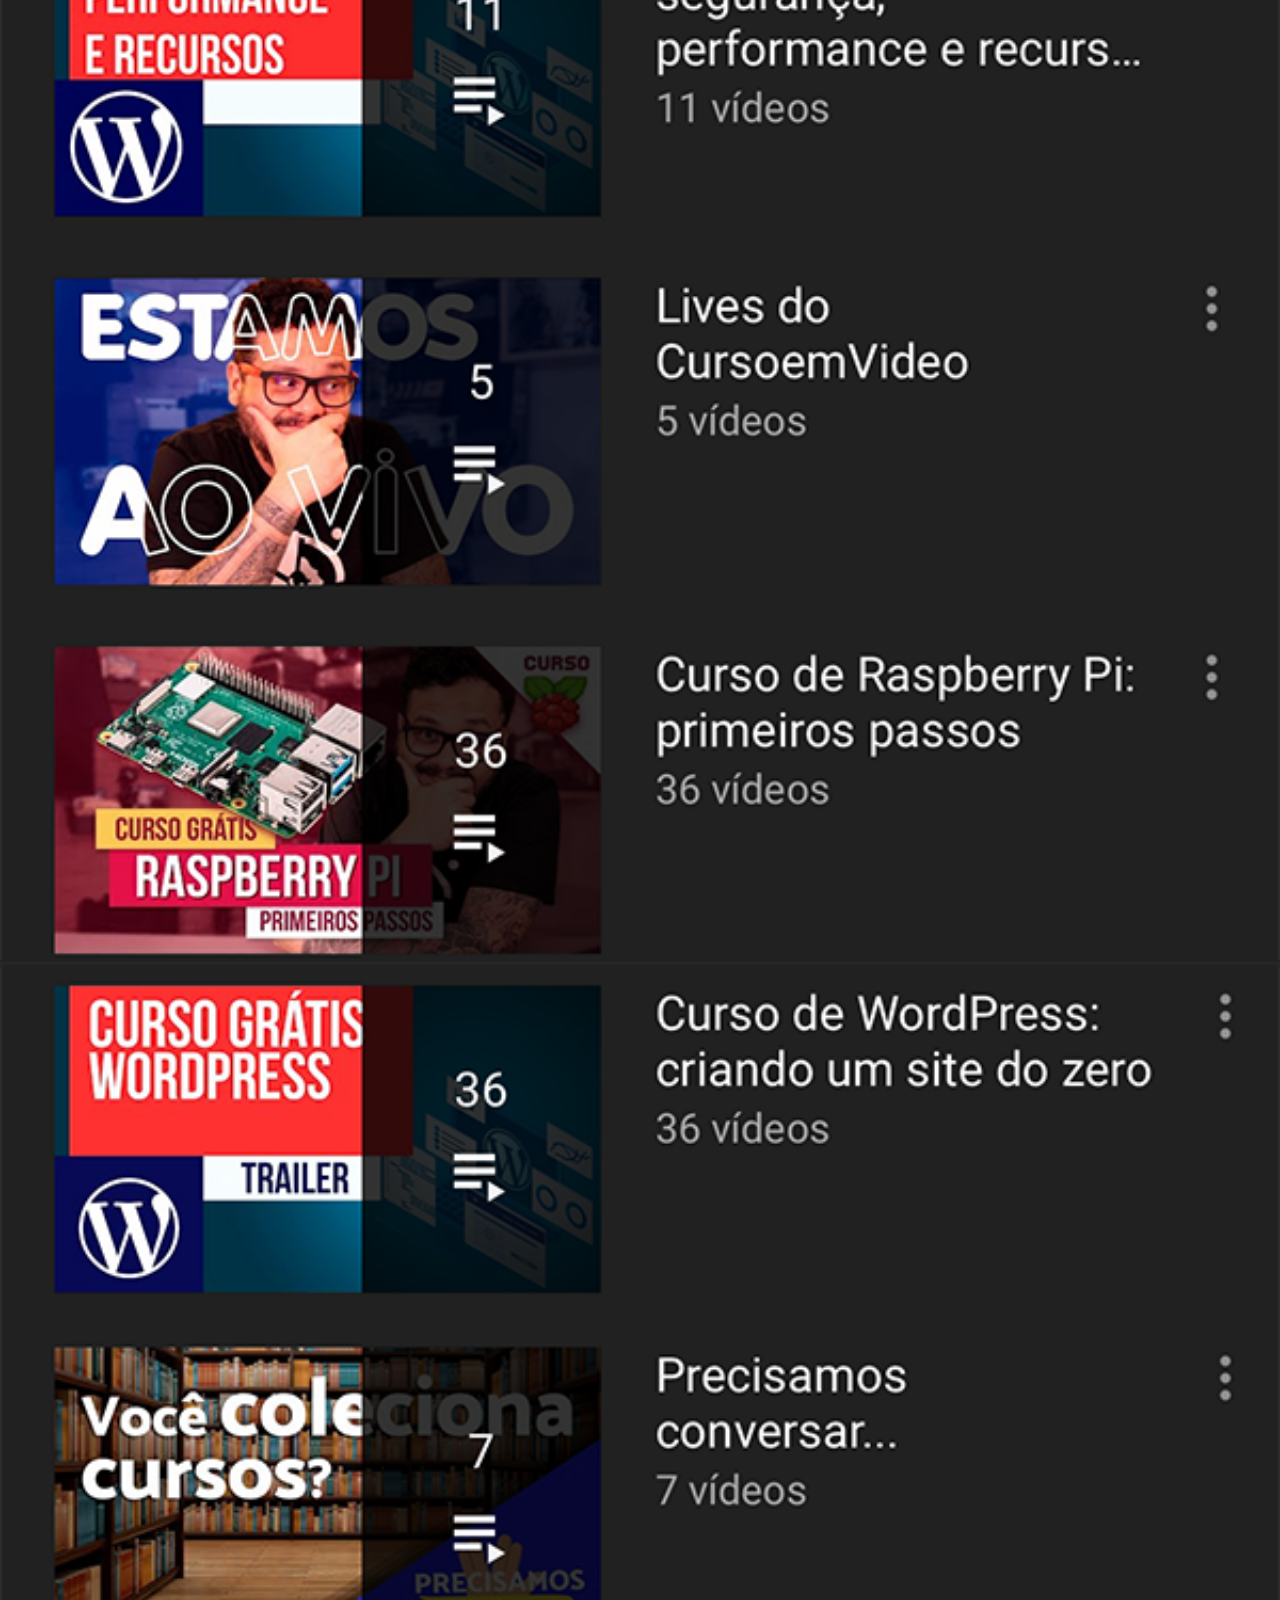
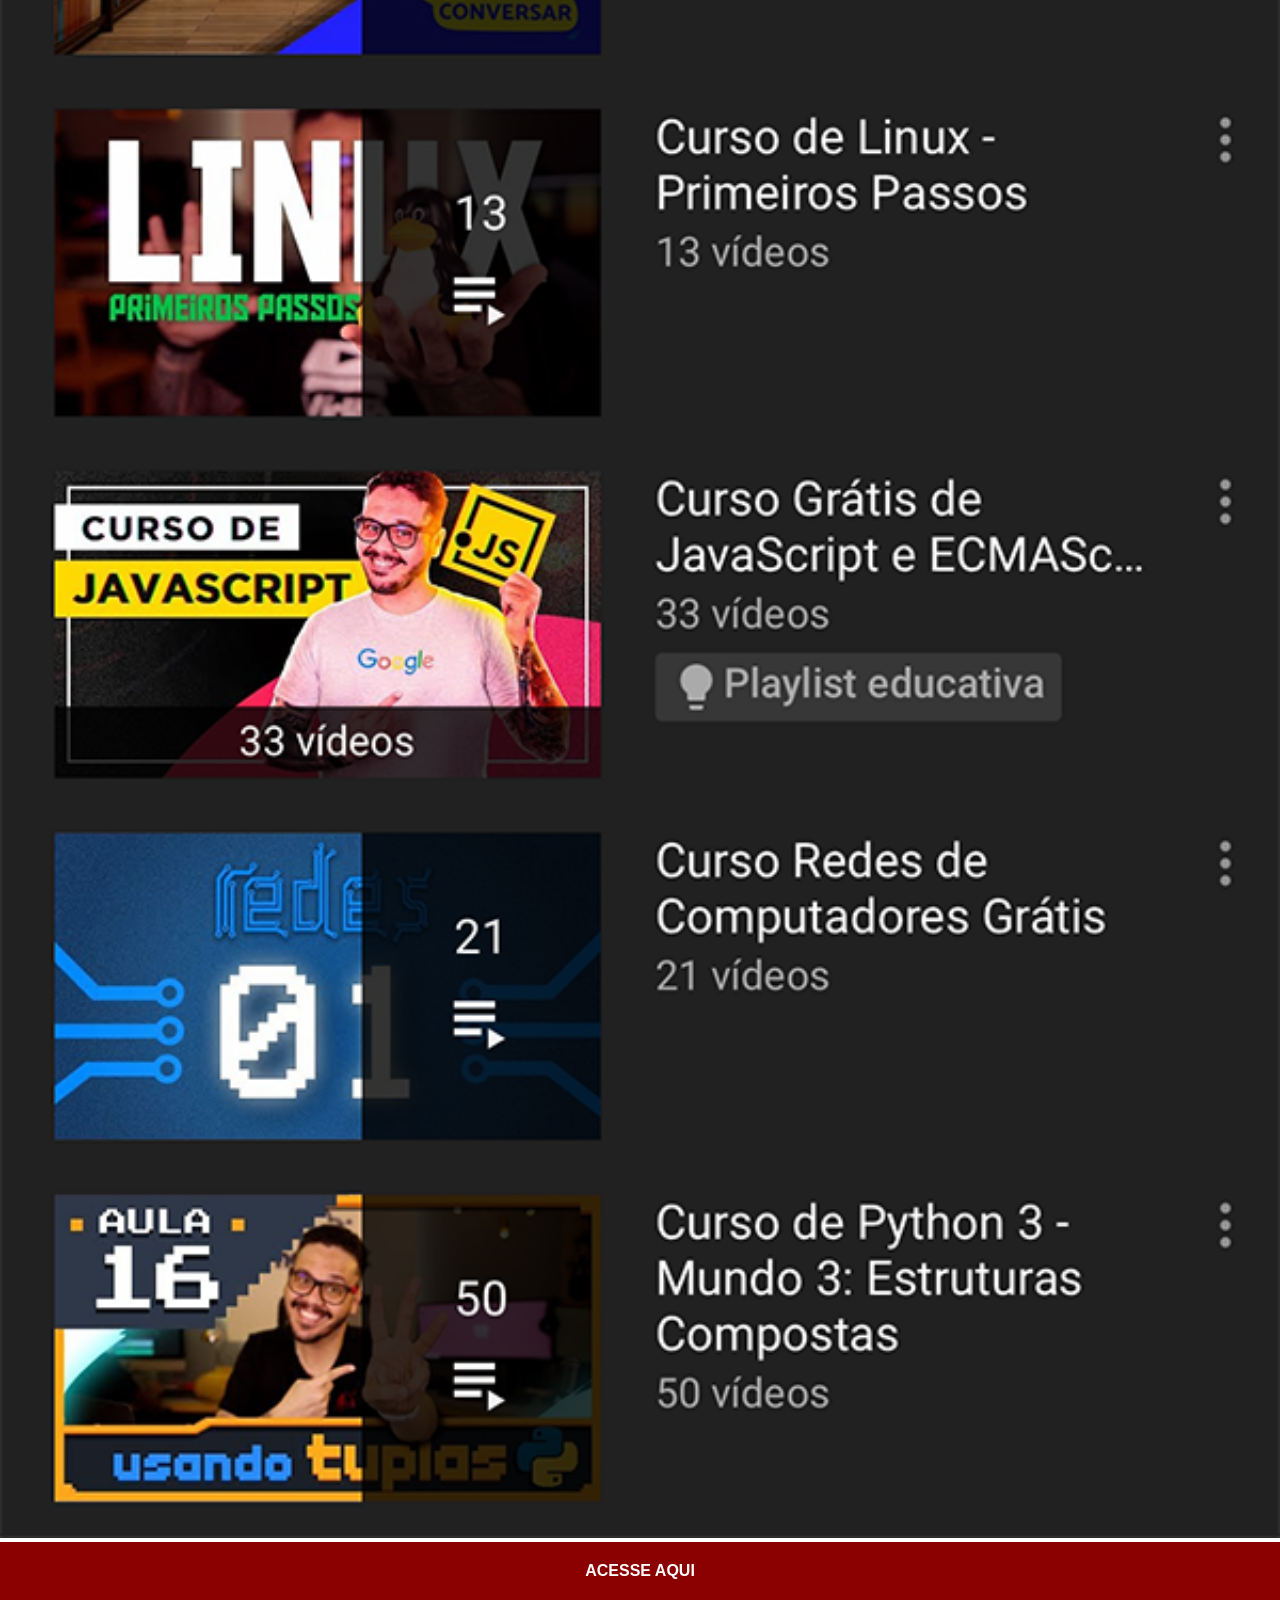
<file: youtube.html>
<!DOCTYPE html>
<html lang="pt-br">
<head>
    <meta charset="UTF-8">
    <meta name="viewport" content="width=device-width, initial-scale=1.0">
    <title>Youtube</title>
    <style>
        * {
            margin: 0px;
            padding: 0px;
            font-family: Arial, Helvetica, sans-serif;
        }

        ::-webkit-scrollbar {
            width: 0px;
            height: 0px;
        }

        img {
            width: 100vw;
        }
        
        a {
            display: block;
            background-color: darkred;
            padding: 20px;
            text-align: center;
            font-weight: bolder;
            color: white;
            text-decoration: none;
        }

        a:hover {
            text-decoration: underline;
            background-color: rgb(196, 2, 2);
            transition-duration: .3s;
        }
    </style>
</head>
<body>
    <img src="imagens/tela-youtube.png" alt="Youtube">
    <a href="https://www.youtube.com/@cursoemvideo/playlists">ACESSE AQUI</a>
</body>
</html>
</file>
<file: estilo/style.css>
@charset 'UTF-8';

* {
    margin: 0px;
    padding: 0px;
    font-family: Arial, Helvetica, sans-serif;
}

html, body {
    height: 100vh;
    width: 100vw;
    background-color: rgb(15, 1, 80);
}

body {
    background: aqua url(../imagens/fundo-madeira.jpg) top center no-repeat fixed;
    background-size: cover;
}

main {
    position: relative;
    height: 100vh;
}

section#celular {
    position: absolute;
    top: 50%;
    left: 50%;
    transform: translate(-50%, -50%);

    height: 627px;
    width: 311px;
    background: url('../imagens/frame-iphone.png') no-repeat;
}

iframe#tela {
    position: relative;
    top: 80px;
    left: 21px;
    width: 268px;
    height: 471px;
}

section#redes-sociais {
    text-align: right;
}

section#redes-sociais img {
    width: 60px;
    margin: 10px;
    border-radius: 50%;
    box-shadow: 2px 2px 5px rgba(0, 0, 0, 0.493);
    box-sizing: border-box;
}

section#redes-sociais img:hover {
    border: 2px solid rgba(255, 255, 255, 0.829);
    transform: translate(-2px, -5px);
    box-shadow: 4px 4px 10px rgba(0, 0, 0, 0.747);
    transition: transform .3s, border .4s;
}
</file>
<file: estilo/social.css>
@charset "UTF-8";
  
  * {
            margin: 0px;
            padding: 0px;
            font-family: Arial, Helvetica, sans-serif;
        }

        ::-webkit-scrollbar {
            width: 0px;
            height: 0px;
        }

        img {
            width: 100vw;
        }
        
        a {
            display: block;
            background-color: darkred;
            padding: 20px;
            text-align: center;
            font-weight: bolder;
            color: white;
            text-decoration: none;
        }

        a:hover {
            text-decoration: underline;
            background-color: rgb(196, 2, 2);
            transition-duration: .3s;
        }
</file>
